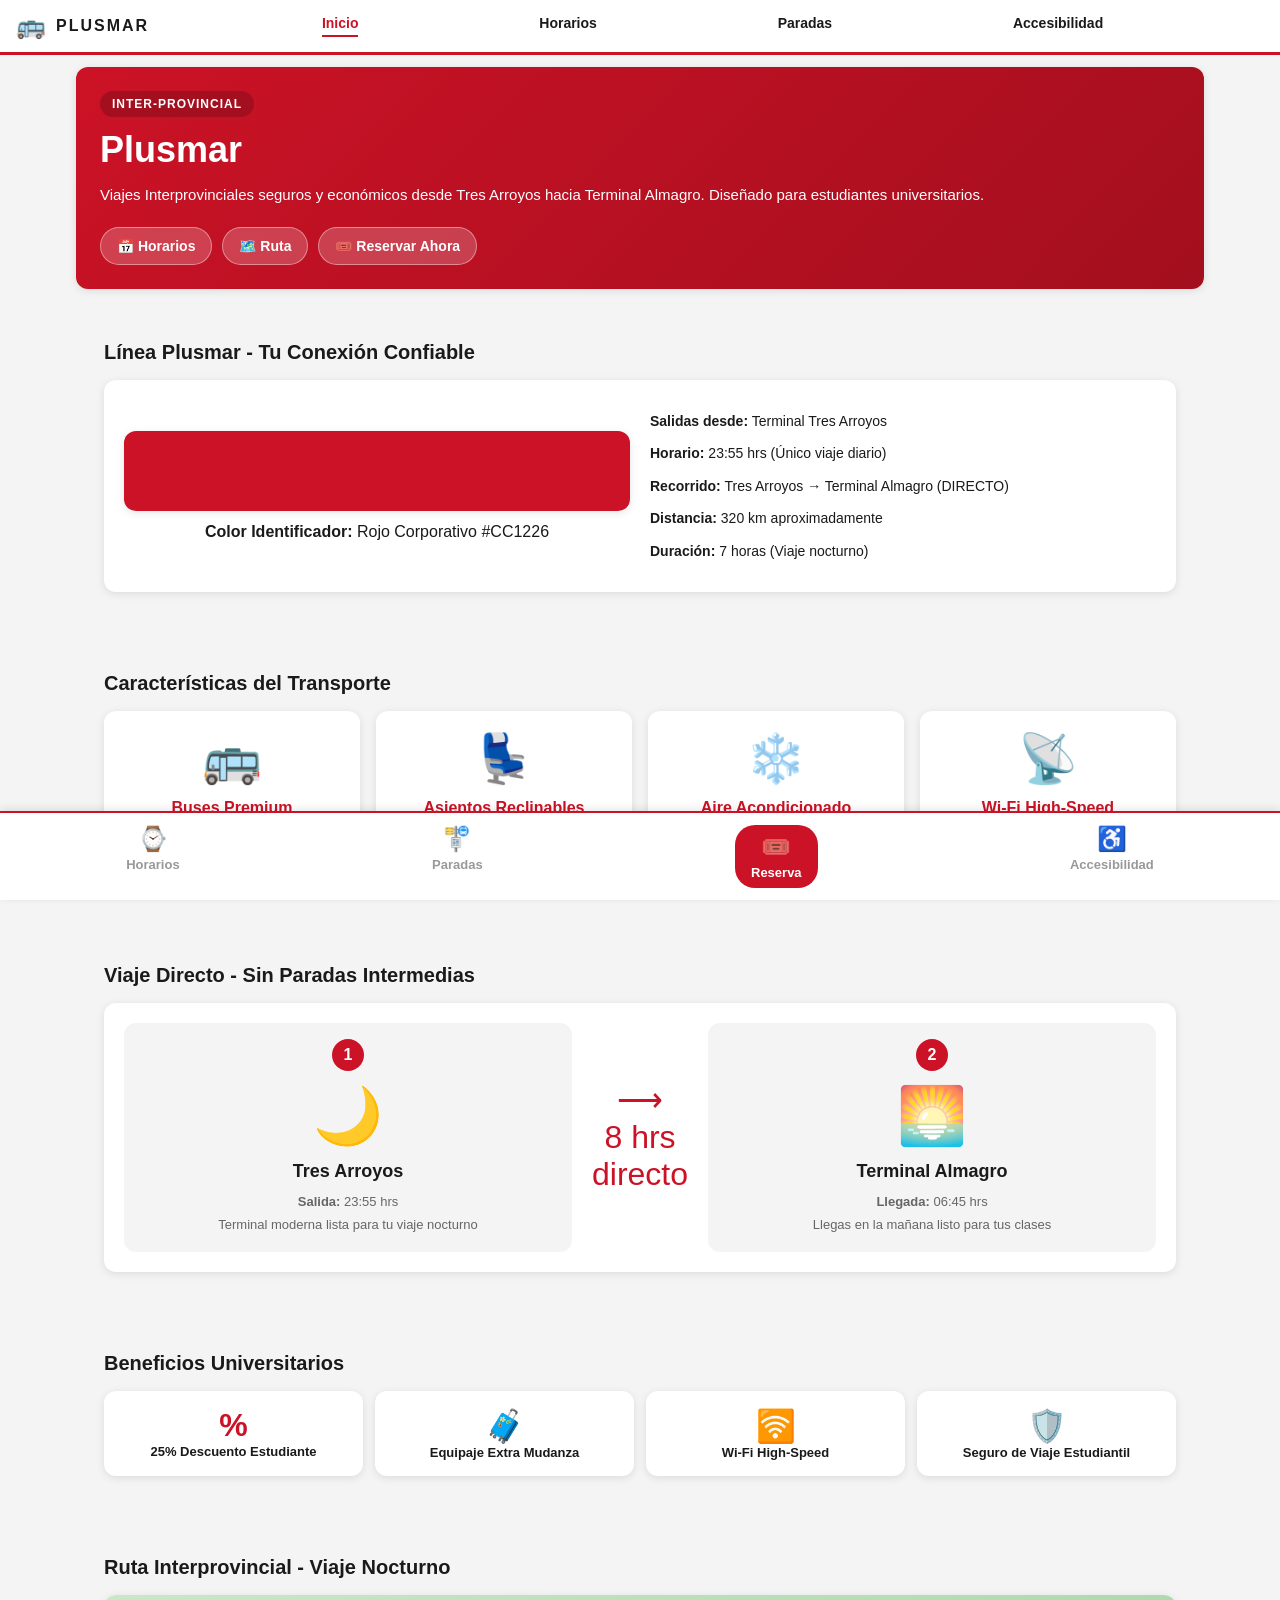
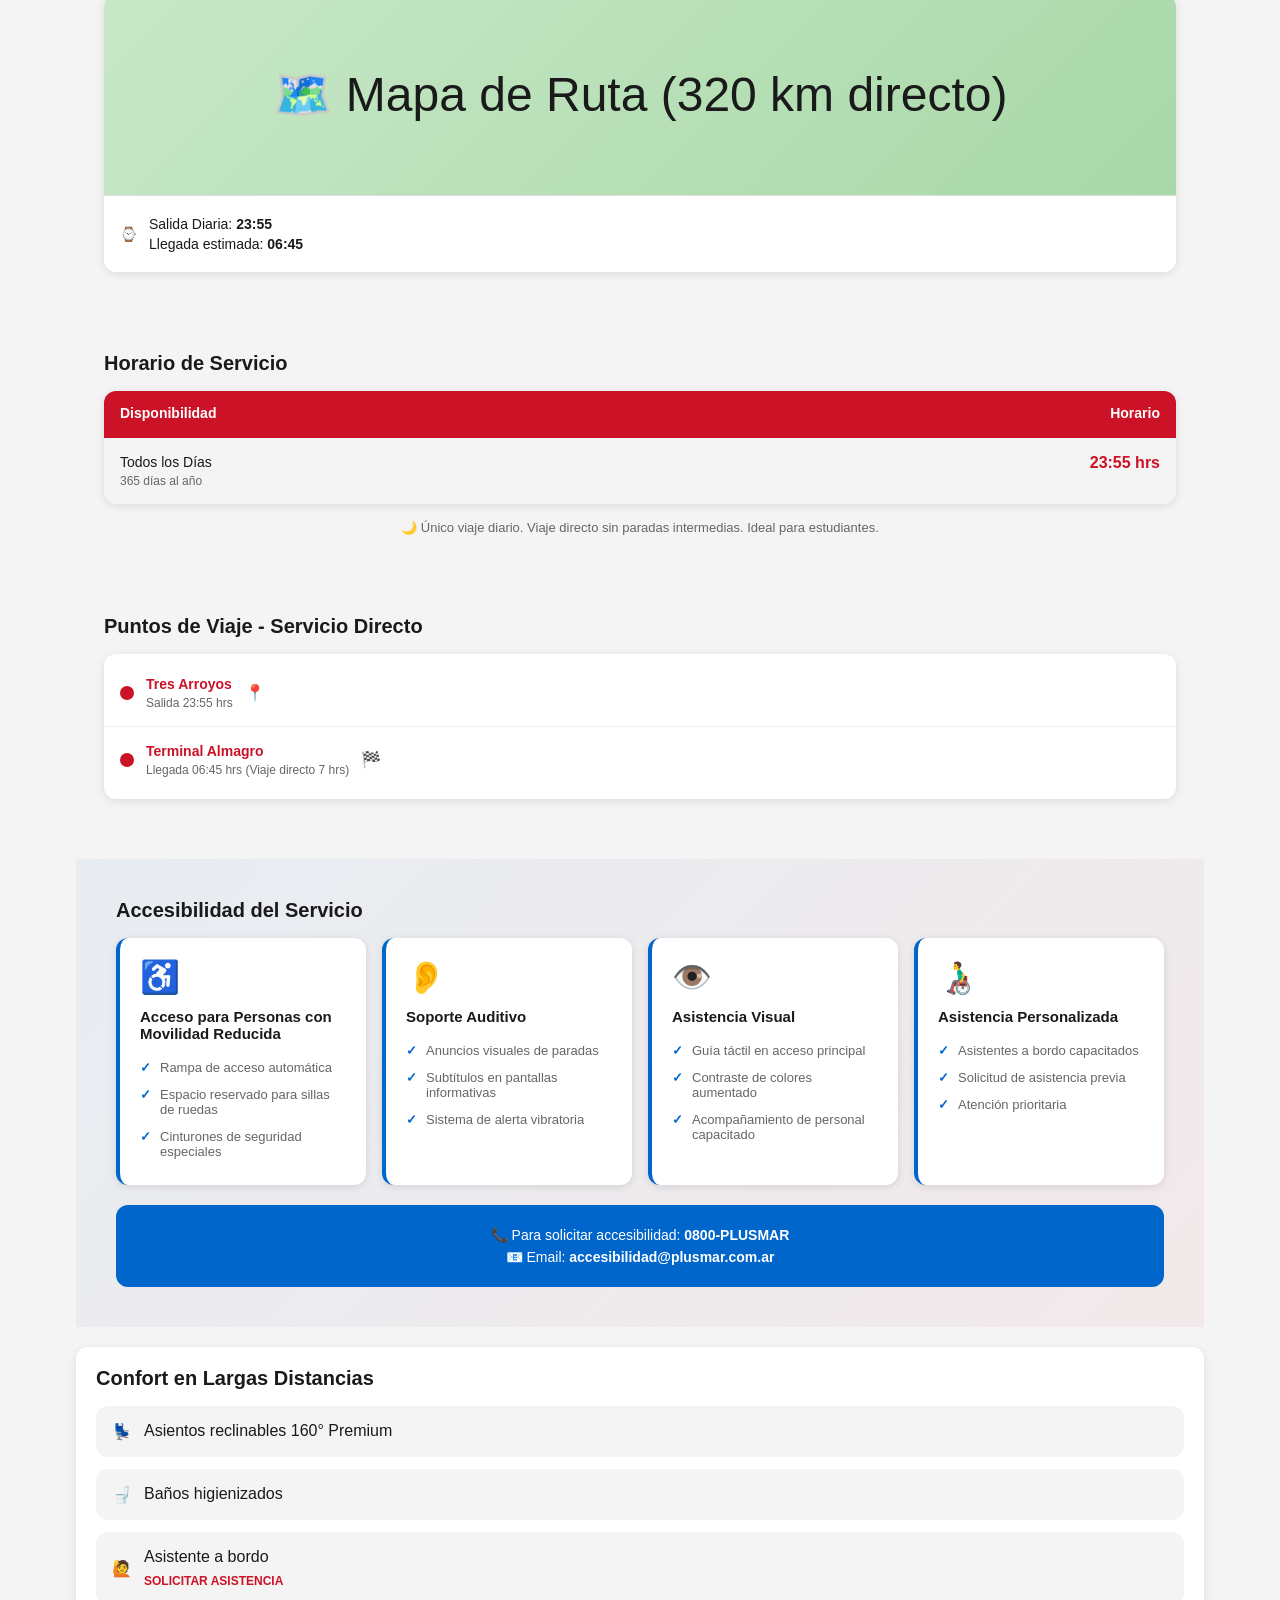
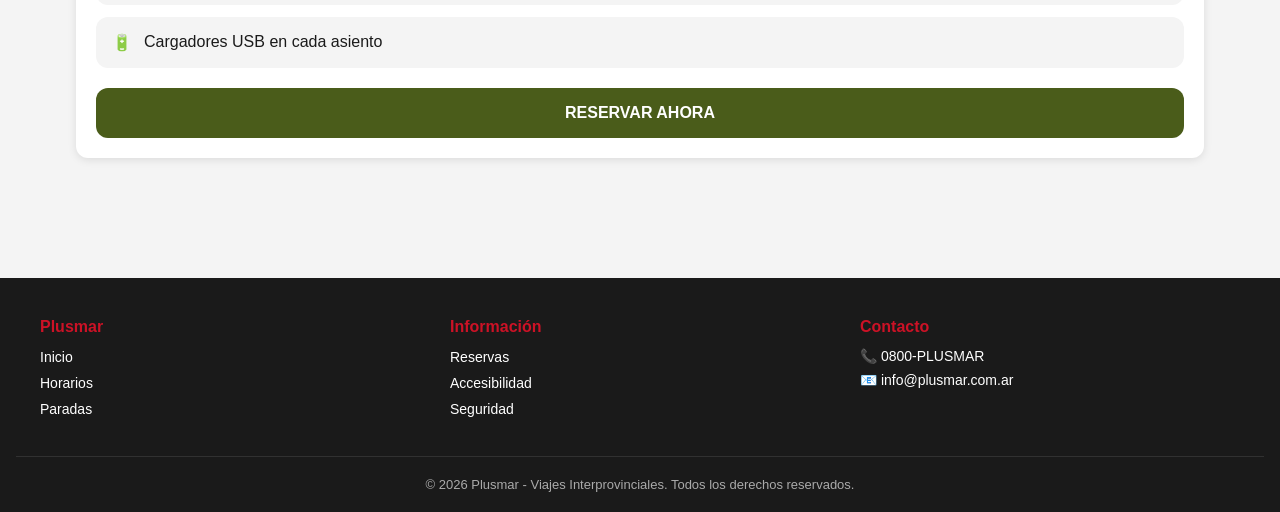
<file: index.html>
<!DOCTYPE html>
<html lang="es">
<head>
  <meta charset="UTF-8" />
  <meta name="viewport" content="width=device-width, initial-scale=1.0" />
  <meta name="description" content="Plusmar - Viajes Interprovinciales seguros y económicos para estudiantes">
  <title>Plusmar – Viajes Interprovinciales</title>
  <link rel="stylesheet" href="styles.css" />
</head>
<body>
 
  <!-- ===== HEADER MEJORADO ===== -->
  <header class="header" role="banner">
    <div class="header__logo">
      <span class="logo-icon">🚌</span>
      <span class="logo-text">PLUSMAR</span>
    </div>
    <nav class="header__nav" role="navigation" aria-label="Navegación principal">
      <a href="index.html" class="header__nav-link active">Inicio</a>
      <a href="horarios.html" class="header__nav-link">Horarios</a>
      <a href="paradas.html" class="header__nav-link">Paradas</a>
      <a href="accesibilidad.html" class="header__nav-link">Accesibilidad</a>
    </nav>
  </header>
 
  <!-- ===== CONTENIDO PRINCIPAL ===== -->
  <main role="main">
 
    <!-- HERO -->
    <section class="hero-card" aria-label="Presentación de Plusmar">
      <span class="badge">INTER-PROVINCIAL</span>
      <h1 class="title">Plusmar</h1>
      <p class="text">
        Viajes Interprovinciales seguros y económicos desde Tres Arroyos hacia Terminal Almagro. Diseñado para estudiantes universitarios.
      </p>
      <div class="routes">
        <a href="horarios.html" class="btn">📅 Horarios</a>
        <a href="paradas.html" class="btn">🗺️ Ruta</a>
        <a href="reserva.html" class="btn wide">🎟️ Reservar Ahora</a>
      </div>
    </section>

    <!-- IDENTIDAD VISUAL DE LA LÍNEA -->
    <section class="section" aria-labelledby="linea-title">
      <h2 class="section__title" id="linea-title">Línea Plusmar - Tu Conexión Confiable</h2>
      <div class="brand-card">
        <div class="brand-color">
          <div class="color-display" style="background: #CC1226;"></div>
          <p><strong>Color Identificador:</strong> Rojo Corporativo #CC1226</p>
        </div>
        <div class="brand-info">
          <p><strong>Salidas desde:</strong> Terminal Tres Arroyos</p>
          <p><strong>Horario:</strong> 23:55 hrs (Único viaje diario)</p>
          <p><strong>Recorrido:</strong> Tres Arroyos → Terminal Almagro (DIRECTO)</p>
          <p><strong>Distancia:</strong> 320 km aproximadamente</p>
          <p><strong>Duración:</strong> 7 horas (Viaje nocturno)</p>
        </div>
      </div>
    </section>

    <!-- IMÁGENES CARACTERÍSTICAS DEL TRANSPORTE -->
    <section class="section" aria-labelledby="transporte-title">
      <h2 class="section__title" id="transporte-title">Características del Transporte</h2>
      <div class="gallery">
        <div class="gallery-item">
          <div class="image-placeholder">🚌</div>
          <h3>Buses Premium</h3>
          <p>Flota moderna y bien mantenida con tecnología de última generación</p>
        </div>
        <div class="gallery-item">
          <div class="image-placeholder">💺</div>
          <h3>Asientos Reclinables</h3>
          <p>Reclinación de 160° para mayor comodidad en viajes largos</p>
        </div>
        <div class="gallery-item">
          <div class="image-placeholder">❄️</div>
          <h3>Aire Acondicionado</h3>
          <p>Climatización automática independiente por sectores</p>
        </div>
        <div class="gallery-item">
          <div class="image-placeholder">📡</div>
          <h3>Wi-Fi High-Speed</h3>
          <p>Conexión a internet de alta velocidad durante todo el viaje</p>
        </div>
      </div>
    </section>

    <!-- PUNTOS DEL RECORRIDO CON IMÁGENES -->
    <section class="section" aria-labelledby="recorrido-title">
      <h2 class="section__title" id="recorrido-title">Viaje Directo - Sin Paradas Intermedias</h2>
      <div class="journey-card">
        <div class="journey-stop">
          <div class="stop-number">1</div>
          <div class="image-placeholder-large">🌙</div>
          <h3>Tres Arroyos</h3>
          <p><strong>Salida:</strong> 23:55 hrs</p>
          <p>Terminal moderna lista para tu viaje nocturno</p>
        </div>
        <div class="journey-arrow">⟶<br/>8 hrs<br/>directo</div>
        <div class="journey-stop">
          <div class="stop-number">2</div>
          <div class="image-placeholder-large">🌅</div>
          <h3>Terminal Almagro</h3>
          <p><strong>Llegada:</strong> 06:45 hrs</p>
          <p>Llegas en la mañana listo para tus clases</p>
        </div>
      </div>
    </section>
 
    <!-- BENEFICIOS -->
    <section class="section" aria-labelledby="beneficios-title">
      <h2 class="section__title" id="beneficios-title">Beneficios Universitarios</h2>
      <div class="grid">
        <div class="card">
          <span class="icon">%</span>
          <p class="label">25% Descuento Estudiante</p>
        </div>
        <div class="card">
          <span class="icon">🧳</span>
          <p class="label">Equipaje Extra Mudanza</p>
        </div>
        <div class="card">
          <span class="icon">🛜</span>
          <p class="label">Wi-Fi High-Speed</p>
        </div>
        <div class="card">
          <span class="icon">🛡️</span>
          <p class="label">Seguro de Viaje Estudiantil</p>
        </div>
      </div>
    </section>
 
    <!-- MAPA -->
    <section class="section" aria-labelledby="mapa-title">
      <h2 class="section__title" id="mapa-title">Ruta Interprovincial - Viaje Nocturno</h2>
      <div class="map-card">
        <div class="map">
          <div class="map-placeholder">🗺️ Mapa de Ruta (320 km directo)</div>
        </div>
        <div class="info">
          <span>⌚</span>
          <div>
            <p>Salida Diaria: <strong>23:55</strong></p>
            <p>Llegada estimada: <strong>06:45</strong></p>
          </div>
        </div>
      </div>
    </section>
 
    <!-- FRECUENCIAS -->
    <section class="section" aria-labelledby="frecuencias-title">
      <h2 class="section__title" id="frecuencias-title">Horario de Servicio</h2>
      <div class="table">
        <div class="header">
          <span>Disponibilidad</span>
          <span>Horario</span>
        </div>
        <div class="row">
          <div>
            <p>Todos los Días</p>
            <p class="sub">365 días al año</p>
          </div>
          <span class="count" style="font-size: 16px; font-weight: 700;">23:55 hrs</span>
        </div>
      </div>
      <p style="text-align: center; font-size: 13px; color: var(--color-sub); margin-top: 16px;">
        🌙 Único viaje diario. Viaje directo sin paradas intermedias. Ideal para estudiantes.
      </p>
    </section>
 
    <!-- PARADAS -->
    <section class="section" aria-labelledby="paradas-title">
      <h2 class="section__title" id="paradas-title">Puntos de Viaje - Servicio Directo</h2>
      <div class="list">
        <div class="item">
          <span class="dot red" aria-label="Punto de partida"></span>
          <div>
            <p class="name red">Tres Arroyos</p>
            <p class="sub">Salida 23:55 hrs</p>
          </div>
          <span>📍</span>
        </div>
        <div class="item">
          <span class="dot red" aria-label="Punto de destino"></span>
          <div>
            <p class="name red">Terminal Almagro</p>
            <p class="sub">Llegada 06:45 hrs (Viaje directo 7 hrs)</p>
          </div>
          <span>🏁</span>
        </div>
      </div>
    </section>

    <!-- ACCESIBILIDAD DEL SERVICIO -->
    <section class="section accessibility-section" aria-labelledby="accesibilidad-title">
      <h2 class="section__title" id="accesibilidad-title">Accesibilidad del Servicio</h2>
      <div class="accessibility-grid">
        <div class="accessibility-card">
          <span class="access-icon">♿</span>
          <h3>Acceso para Personas con Movilidad Reducida</h3>
          <ul>
            <li>Rampa de acceso automática</li>
            <li>Espacio reservado para sillas de ruedas</li>
            <li>Cinturones de seguridad especiales</li>
          </ul>
        </div>
        <div class="accessibility-card">
          <span class="access-icon">👂</span>
          <h3>Soporte Auditivo</h3>
          <ul>
            <li>Anuncios visuales de paradas</li>
            <li>Subtítulos en pantallas informativas</li>
            <li>Sistema de alerta vibratoria</li>
          </ul>
        </div>
        <div class="accessibility-card">
          <span class="access-icon">👁️</span>
          <h3>Asistencia Visual</h3>
          <ul>
            <li>Guía táctil en acceso principal</li>
            <li>Contraste de colores aumentado</li>
            <li>Acompañamiento de personal capacitado</li>
          </ul>
        </div>
        <div class="accessibility-card">
          <span class="access-icon">👨‍🦽</span>
          <h3>Asistencia Personalizada</h3>
          <ul>
            <li>Asistentes a bordo capacitados</li>
            <li>Solicitud de asistencia previa</li>
            <li>Atención prioritaria</li>
          </ul>
        </div>
      </div>
      <div class="accessibility-contact">
        <p>📞 Para solicitar accesibilidad: <strong>0800-PLUSMAR</strong></p>
        <p>📧 Email: <strong>accesibilidad@plusmar.com.ar</strong></p>
      </div>
    </section>
 
    <!-- CONFORT -->
    <section class="comfort" aria-labelledby="confort-title">
      <h2 class="section__title" id="confort-title">Confort en Largas Distancias</h2>
      <div class="list">
        <div class="item">
          <span>💺</span>
          <p>Asientos reclinables 160° Premium</p>
        </div>
        <div class="item">
          <span>🚽</span>
          <p>Baños higienizados</p>
        </div>
        <div class="item">
          <span>🙋</span>
          <div>
            <p>Asistente a bordo</p>
            <a href="accesibilidad.html" class="link">SOLICITAR ASISTENCIA</a>
          </div>
        </div>
        <div class="item">
          <span>🔋</span>
          <p>Cargadores USB en cada asiento</p>
        </div>
      </div>
      <a href="reserva.html" class="cta-btn">RESERVAR AHORA</a>
    </section>
 
  </main>
 
  <!-- NAV INFERIOR MEJORADA -->
  <nav class="bottom-nav" role="navigation" aria-label="Navegación secundaria">
    <a href="horarios.html" class="nav-item" aria-label="Ver horarios">
      <span>⌚</span>
      <span>Horarios</span>
    </a>
    <a href="paradas.html" class="nav-item" aria-label="Ver paradas">
      <span>🚏</span>
      <span>Paradas</span>
    </a>
    <a href="reserva.html" class="nav-item active" aria-label="Realizar reserva" aria-current="page">
      <span>🎟️</span>
      <span>Reserva</span>
    </a>
    <a href="accesibilidad.html" class="nav-item" aria-label="Información de accesibilidad">
      <span>♿</span>
      <span>Accesibilidad</span>
    </a>
  </nav>

  <!-- FOOTER -->
  <footer class="footer" role="contentinfo">
    <div class="footer__content">
      <div class="footer__section">
        <h4>Plusmar</h4>
        <ul>
          <li><a href="index.html">Inicio</a></li>
          <li><a href="horarios.html">Horarios</a></li>
          <li><a href="paradas.html">Paradas</a></li>
        </ul>
      </div>
      <div class="footer__section">
        <h4>Información</h4>
        <ul>
          <li><a href="reserva.html">Reservas</a></li>
          <li><a href="accesibilidad.html">Accesibilidad</a></li>
          <li><a href="seguridad.html">Seguridad</a></li>
        </ul>
      </div>
      <div class="footer__section">
        <h4>Contacto</h4>
        <p>📞 0800-PLUSMAR</p>
        <p>📧 info@plusmar.com.ar</p>
      </div>
    </div>
    <div class="footer__bottom">
      <p>&copy; 2026 Plusmar - Viajes Interprovinciales. Todos los derechos reservados.</p>
    </div>
  </footer>
 
</body>
</html>
</file>
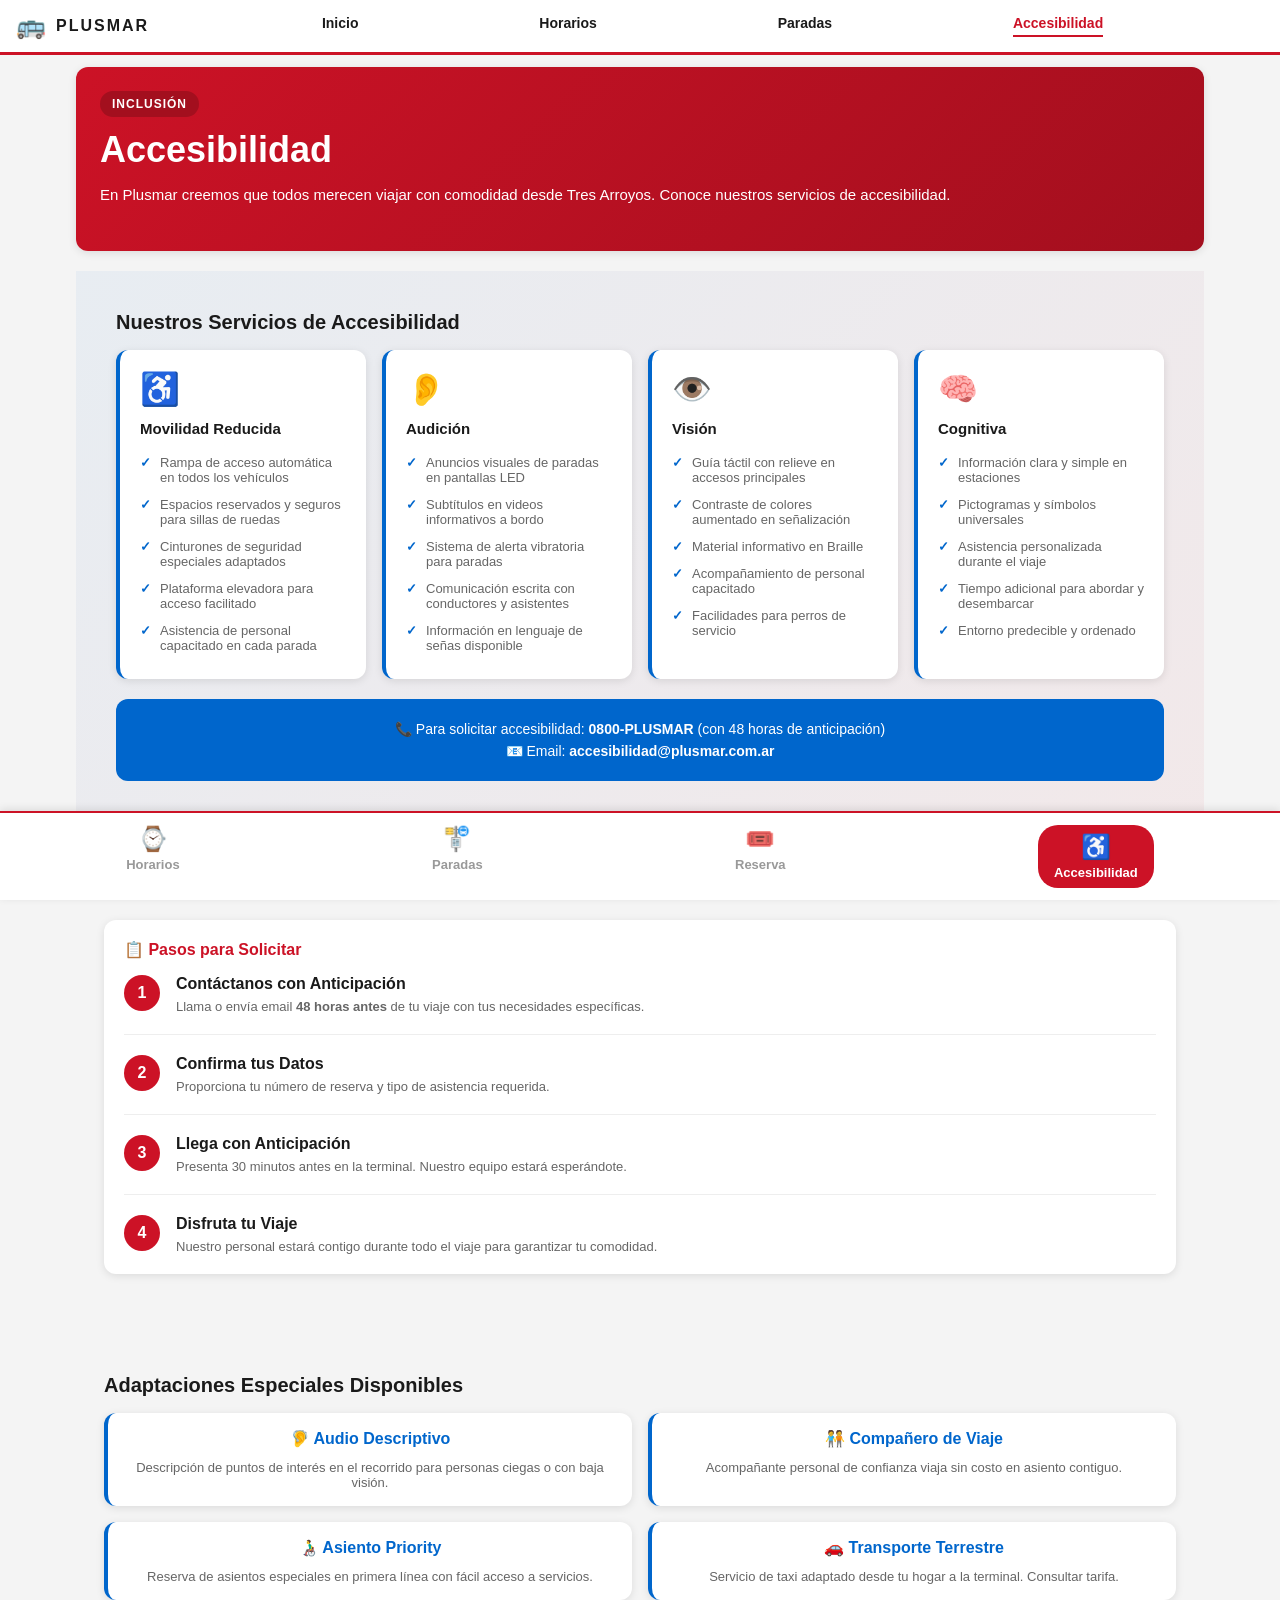
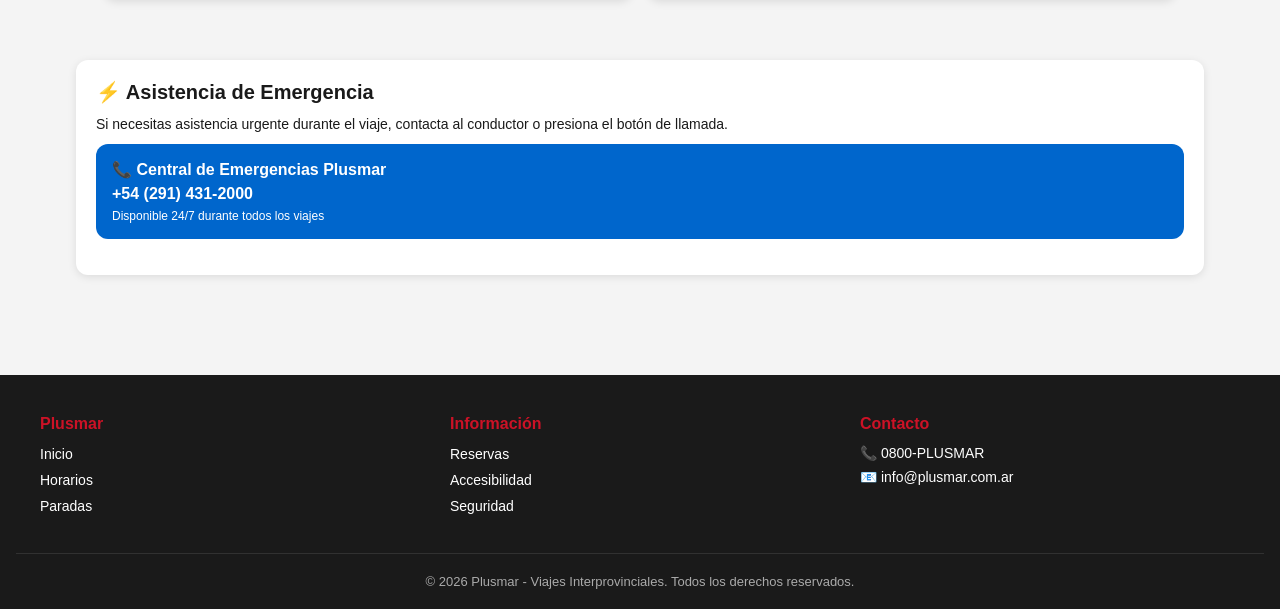
<file: accesibilidad.html>
<!DOCTYPE html>
<html lang="es">
<head>
  <meta charset="UTF-8" />
  <meta name="viewport" content="width=device-width, initial-scale=1.0" />
  <meta name="description" content="Accesibilidad - Plusmar">
  <title>Accesibilidad - Plusmar</title>
  <link rel="stylesheet" href="styles.css" />
</head>
<body>
 
  <!-- ===== HEADER ===== -->
  <header class="header" role="banner">
    <div class="header__logo">
      <span class="logo-icon">🚌</span>
      <span class="logo-text">PLUSMAR</span>
    </div>
    <nav class="header__nav" role="navigation" aria-label="Navegación principal">
      <a href="index.html" class="header__nav-link">Inicio</a>
      <a href="horarios.html" class="header__nav-link">Horarios</a>
      <a href="paradas.html" class="header__nav-link">Paradas</a>
      <a href="accesibilidad.html" class="header__nav-link active">Accesibilidad</a>
    </nav>
  </header>
 
  <!-- ===== CONTENIDO PRINCIPAL ===== -->
  <main role="main">
 
    <!-- HERO -->
    <section class="hero-card" aria-label="Accesibilidad en Plusmar">
      <span class="badge">INCLUSIÓN</span>
      <h1 class="title">Accesibilidad</h1>
      <p class="text">
        En Plusmar creemos que todos merecen viajar con comodidad desde Tres Arroyos. Conoce nuestros servicios de accesibilidad.
      </p>
    </section>

    <!-- ACCESIBILIDAD COMPLETA -->
    <section class="section accessibility-section">
      <h2 class="section__title">Nuestros Servicios de Accesibilidad</h2>
      <div class="accessibility-grid">
        <div class="accessibility-card">
          <span class="access-icon">♿</span>
          <h3>Movilidad Reducida</h3>
          <ul>
            <li>Rampa de acceso automática en todos los vehículos</li>
            <li>Espacios reservados y seguros para sillas de ruedas</li>
            <li>Cinturones de seguridad especiales adaptados</li>
            <li>Plataforma elevadora para acceso facilitado</li>
            <li>Asistencia de personal capacitado en cada parada</li>
          </ul>
        </div>
        <div class="accessibility-card">
          <span class="access-icon">👂</span>
          <h3>Audición</h3>
          <ul>
            <li>Anuncios visuales de paradas en pantallas LED</li>
            <li>Subtítulos en videos informativos a bordo</li>
            <li>Sistema de alerta vibratoria para paradas</li>
            <li>Comunicación escrita con conductores y asistentes</li>
            <li>Información en lenguaje de señas disponible</li>
          </ul>
        </div>
        <div class="accessibility-card">
          <span class="access-icon">👁️</span>
          <h3>Visión</h3>
          <ul>
            <li>Guía táctil con relieve en accesos principales</li>
            <li>Contraste de colores aumentado en señalización</li>
            <li>Material informativo en Braille</li>
            <li>Acompañamiento de personal capacitado</li>
            <li>Facilidades para perros de servicio</li>
          </ul>
        </div>
        <div class="accessibility-card">
          <span class="access-icon">🧠</span>
          <h3>Cognitiva</h3>
          <ul>
            <li>Información clara y simple en estaciones</li>
            <li>Pictogramas y símbolos universales</li>
            <li>Asistencia personalizada durante el viaje</li>
            <li>Tiempo adicional para abordar y desembarcar</li>
            <li>Entorno predecible y ordenado</li>
          </ul>
        </div>
      </div>
      <div class="accessibility-contact">
        <p>📞 Para solicitar accesibilidad: <strong>0800-PLUSMAR</strong> (con 48 horas de anticipación)</p>
        <p>📧 Email: <strong>accesibilidad@plusmar.com.ar</strong></p>
      </div>
    </section>

    <!-- CÓMO SOLICITAR ASISTENCIA -->
    <section class="section" aria-labelledby="solicitud-title">
      <h2 class="section__title" id="solicitud-title">Cómo Solicitar Asistencia</h2>
      
      <div style="background: var(--color-white); padding: 20px; border-radius: 12px; box-shadow: 0 2px 8px rgba(0,0,0,0.1); margin-bottom: 20px;">
        <h3 style="font-size: 16px; font-weight: 700; margin-bottom: 16px; color: var(--color-main);">📋 Pasos para Solicitar</h3>
        
        <div style="margin-bottom: 20px; padding-bottom: 20px; border-bottom: 1px solid #eee;">
          <div style="display: flex; gap: 16px; align-items: flex-start;">
            <div style="background: var(--color-main); color: white; width: 36px; height: 36px; border-radius: 50%; display: flex; align-items: center; justify-content: center; font-weight: 900; flex-shrink: 0;">1</div>
            <div>
              <h4 style="font-weight: 700; margin-bottom: 6px;">Contáctanos con Anticipación</h4>
              <p style="font-size: 13px; color: var(--color-sub);">
                Llama o envía email <strong>48 horas antes</strong> de tu viaje con tus necesidades específicas.
              </p>
            </div>
          </div>
        </div>

        <div style="margin-bottom: 20px; padding-bottom: 20px; border-bottom: 1px solid #eee;">
          <div style="display: flex; gap: 16px; align-items: flex-start;">
            <div style="background: var(--color-main); color: white; width: 36px; height: 36px; border-radius: 50%; display: flex; align-items: center; justify-content: center; font-weight: 900; flex-shrink: 0;">2</div>
            <div>
              <h4 style="font-weight: 700; margin-bottom: 6px;">Confirma tus Datos</h4>
              <p style="font-size: 13px; color: var(--color-sub);">
                Proporciona tu número de reserva y tipo de asistencia requerida.
              </p>
            </div>
          </div>
        </div>

        <div style="margin-bottom: 20px; padding-bottom: 20px; border-bottom: 1px solid #eee;">
          <div style="display: flex; gap: 16px; align-items: flex-start;">
            <div style="background: var(--color-main); color: white; width: 36px; height: 36px; border-radius: 50%; display: flex; align-items: center; justify-content: center; font-weight: 900; flex-shrink: 0;">3</div>
            <div>
              <h4 style="font-weight: 700; margin-bottom: 6px;">Llega con Anticipación</h4>
              <p style="font-size: 13px; color: var(--color-sub);">
                Presenta 30 minutos antes en la terminal. Nuestro equipo estará esperándote.
              </p>
            </div>
          </div>
        </div>

        <div style="display: flex; gap: 16px; align-items: flex-start;">
          <div style="background: var(--color-main); color: white; width: 36px; height: 36px; border-radius: 50%; display: flex; align-items: center; justify-content: center; font-weight: 900; flex-shrink: 0;">4</div>
          <div>
            <h4 style="font-weight: 700; margin-bottom: 6px;">Disfruta tu Viaje</h4>
            <p style="font-size: 13px; color: var(--color-sub);">
              Nuestro personal estará contigo durante todo el viaje para garantizar tu comodidad.
            </p>
          </div>
        </div>
      </div>
    </section>

    <!-- ADAPTACIONES DISPONIBLES -->
    <section class="section" aria-labelledby="adaptaciones-title">
      <h2 class="section__title" id="adaptaciones-title">Adaptaciones Especiales Disponibles</h2>
      
      <div class="grid" style="display: grid; grid-template-columns: 1fr 1fr; gap: 16px;">
        <div class="card" style="border-left: 4px solid var(--color-access);">
          <h3 style="font-size: 16px; font-weight: 700; margin-bottom: 12px; color: var(--color-access);">🦻 Audio Descriptivo</h3>
          <p style="font-size: 13px; color: var(--color-sub);">
            Descripción de puntos de interés en el recorrido para personas ciegas o con baja visión.
          </p>
        </div>
        <div class="card" style="border-left: 4px solid var(--color-access);">
          <h3 style="font-size: 16px; font-weight: 700; margin-bottom: 12px; color: var(--color-access);">🧑‍🤝‍🧑 Compañero de Viaje</h3>
          <p style="font-size: 13px; color: var(--color-sub);">
            Acompañante personal de confianza viaja sin costo en asiento contiguo.
          </p>
        </div>
        <div class="card" style="border-left: 4px solid var(--color-access);">
          <h3 style="font-size: 16px; font-weight: 700; margin-bottom: 12px; color: var(--color-access);">👨‍🦽 Asiento Priority</h3>
          <p style="font-size: 13px; color: var(--color-sub);">
            Reserva de asientos especiales en primera línea con fácil acceso a servicios.
          </p>
        </div>
        <div class="card" style="border-left: 4px solid var(--color-access);">
          <h3 style="font-size: 16px; font-weight: 700; margin-bottom: 12px; color: var(--color-access);">🚗 Transporte Terrestre</h3>
          <p style="font-size: 13px; color: var(--color-sub);">
            Servicio de taxi adaptado desde tu hogar a la terminal. Consultar tarifa.
          </p>
        </div>
      </div>
    </section>

    <!-- CONTACTO URGENTE -->
    <section class="comfort" style="margin: 20px 12px;">
      <h2 class="section__title" style="margin-bottom: 12px;">⚡ Asistencia de Emergencia</h2>
      <p style="font-size: 14px; margin-bottom: 12px;">
        Si necesitas asistencia urgente durante el viaje, contacta al conductor o presiona el botón de llamada.
      </p>
      <div style="background: var(--color-access); color: white; padding: 16px; border-radius: 12px; margin-bottom: 16px;">
        <p style="font-weight: 700; margin-bottom: 6px;">📞 Central de Emergencias Plusmar</p>
        <p style="font-size: 16px; font-weight: 900;">+54 (291) 431-2000</p>
        <p style="font-size: 12px; margin-top: 6px;">Disponible 24/7 durante todos los viajes</p>
      </div>
    </section>

  </main>
 
  <!-- NAV INFERIOR -->
  <nav class="bottom-nav" role="navigation" aria-label="Navegación secundaria">
    <a href="horarios.html" class="nav-item">
      <span>⌚</span>
      <span>Horarios</span>
    </a>
    <a href="paradas.html" class="nav-item">
      <span>🚏</span>
      <span>Paradas</span>
    </a>
    <a href="reserva.html" class="nav-item">
      <span>🎟️</span>
      <span>Reserva</span>
    </a>
    <a href="accesibilidad.html" class="nav-item active" aria-current="page">
      <span>♿</span>
      <span>Accesibilidad</span>
    </a>
  </nav>

  <!-- FOOTER -->
  <footer class="footer" role="contentinfo">
    <div class="footer__content">
      <div class="footer__section">
        <h4>Plusmar</h4>
        <ul>
          <li><a href="index.html">Inicio</a></li>
          <li><a href="horarios.html">Horarios</a></li>
          <li><a href="paradas.html">Paradas</a></li>
        </ul>
      </div>
      <div class="footer__section">
        <h4>Información</h4>
        <ul>
          <li><a href="reserva.html">Reservas</a></li>
          <li><a href="accesibilidad.html">Accesibilidad</a></li>
          <li><a href="seguridad.html">Seguridad</a></li>
        </ul>
      </div>
      <div class="footer__section">
        <h4>Contacto</h4>
        <p>📞 0800-PLUSMAR</p>
        <p>📧 info@plusmar.com.ar</p>
      </div>
    </div>
    <div class="footer__bottom">
      <p>&copy; 2026 Plusmar - Viajes Interprovinciales. Todos los derechos reservados.</p>
    </div>
  </footer>
 
</body>
</html>
</file>
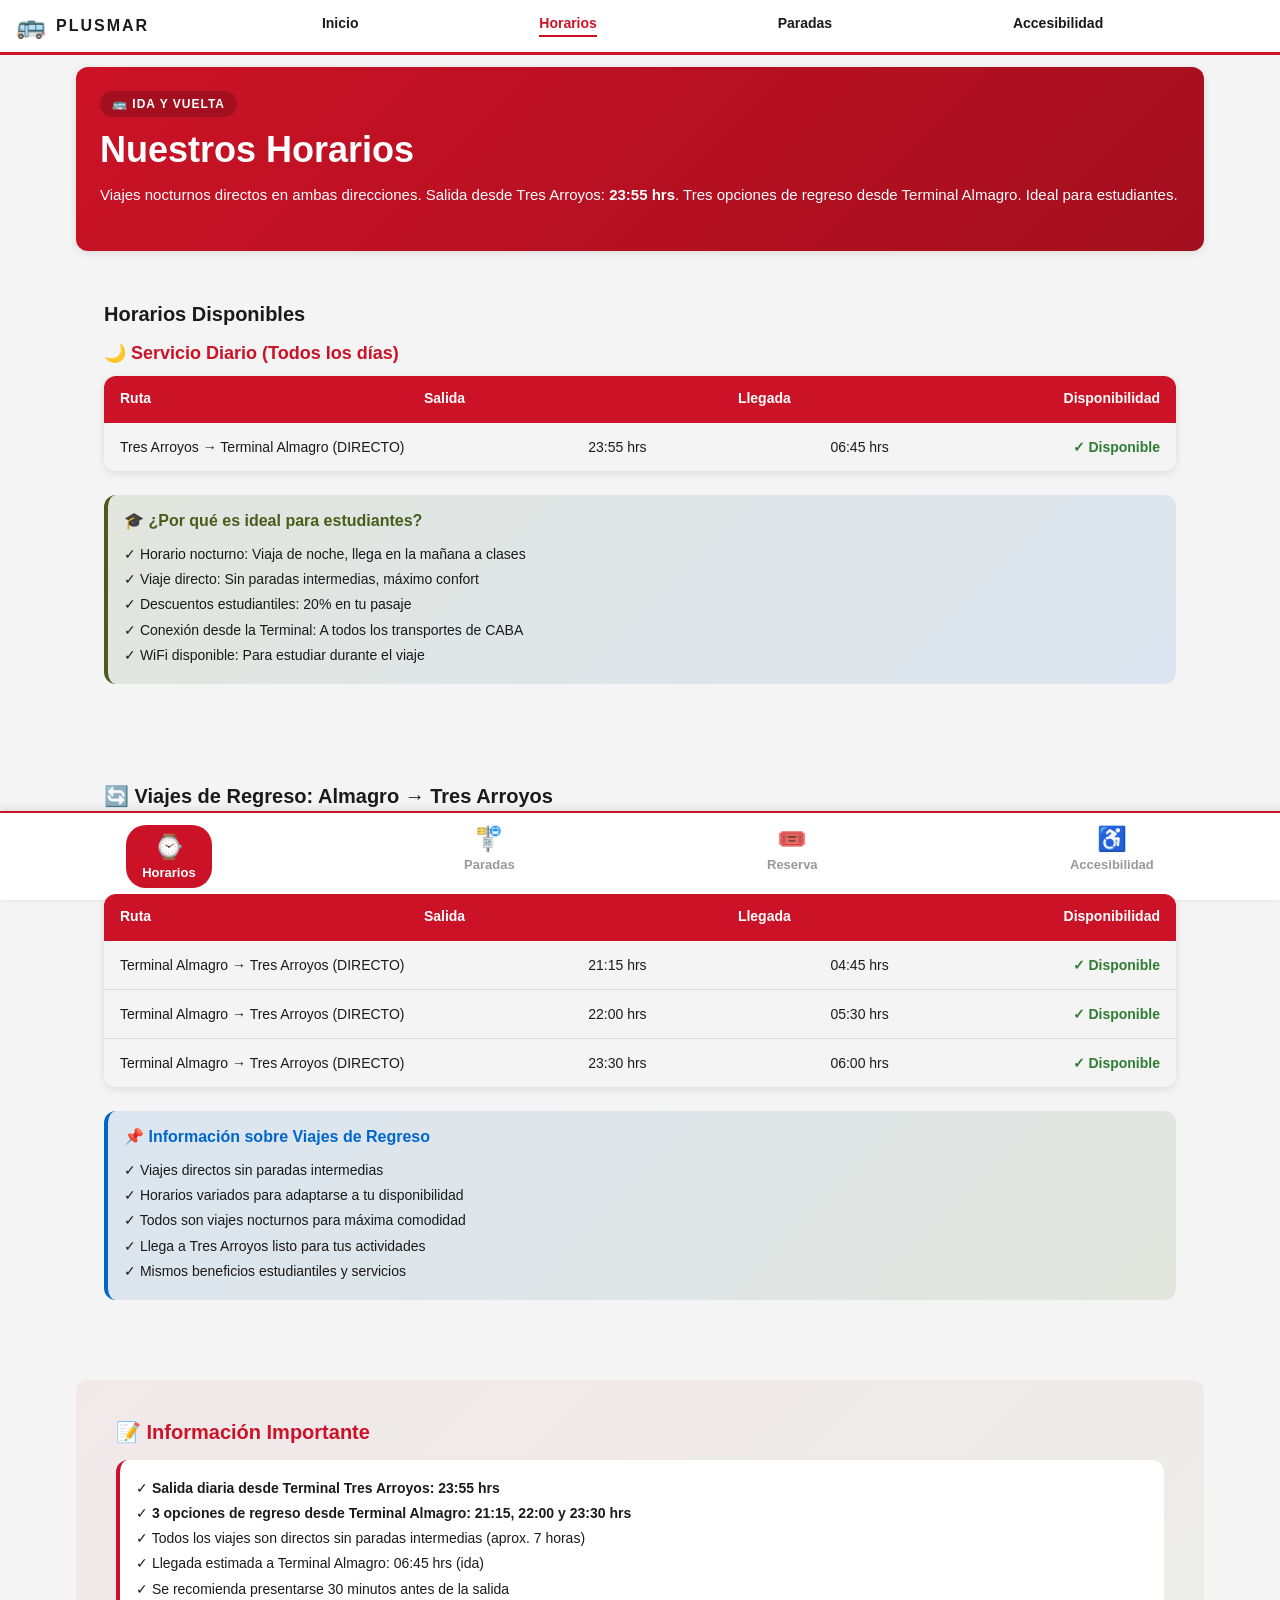
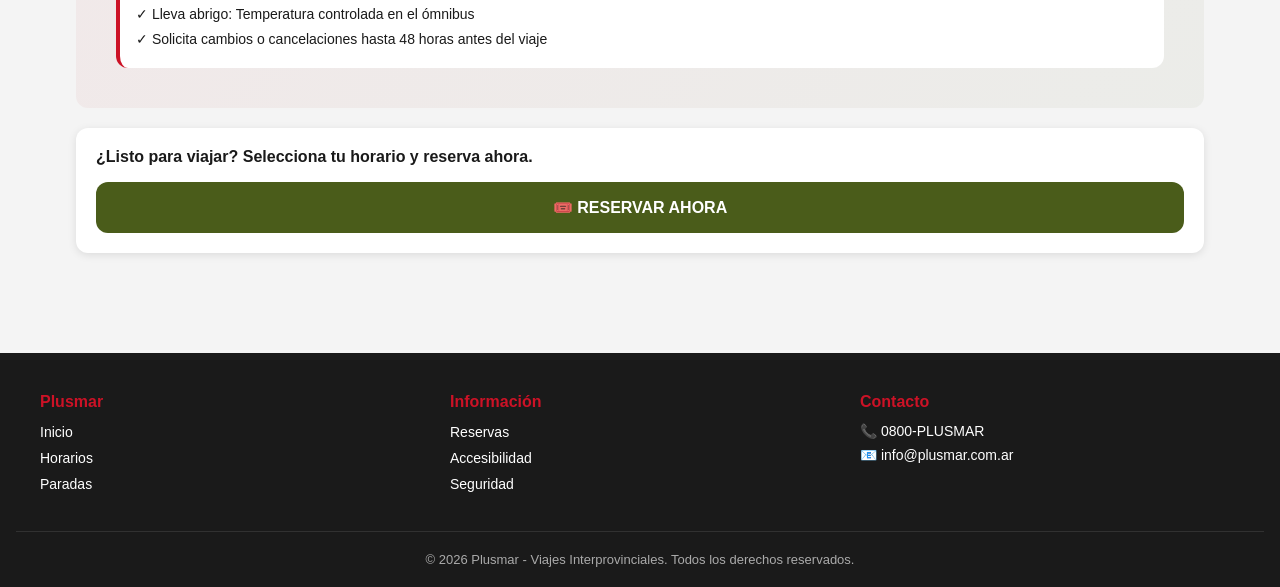
<file: horarios.html>
<!DOCTYPE html>
<html lang="es">
<head>
  <meta charset="UTF-8" />
  <meta name="viewport" content="width=device-width, initial-scale=1.0" />
  <meta name="description" content="Horarios de salida - Plusmar">
  <title>Horarios - Plusmar</title>
  <link rel="stylesheet" href="styles.css" />
</head>
<body>
 
  <!-- ===== HEADER ===== -->
  <header class="header" role="banner">
    <div class="header__logo">
      <span class="logo-icon">🚌</span>
      <span class="logo-text">PLUSMAR</span>
    </div>
    <nav class="header__nav" role="navigation" aria-label="Navegación principal">
      <a href="index.html" class="header__nav-link">Inicio</a>
      <a href="horarios.html" class="header__nav-link active">Horarios</a>
      <a href="paradas.html" class="header__nav-link">Paradas</a>
      <a href="accesibilidad.html" class="header__nav-link">Accesibilidad</a>
    </nav>
  </header>
 
  <!-- ===== CONTENIDO PRINCIPAL ===== -->
  <main role="main">
 
    <!-- HERO -->
    <section class="hero-card" aria-label="Horarios Plusmar">
      <span class="badge">🚌 IDA Y VUELTA</span>
      <h1 class="title">Nuestros Horarios</h1>
      <p class="text">
        Viajes nocturnos directos en ambas direcciones. Salida desde Tres Arroyos: <strong>23:55 hrs</strong>. Tres opciones de regreso desde Terminal Almagro. Ideal para estudiantes.
      </p>
    </section>

    <!-- HORARIOS SEMANALES -->
    <section class="section" aria-labelledby="horarios-title">
      <h2 class="section__title" id="horarios-title">Horarios Disponibles</h2>
      
      <!-- ÚNICO HORARIO -->
      <div style="margin-bottom: 24px;">
        <h3 style="font-size: 18px; margin: 16px 0 12px; color: var(--color-main); font-weight: 700;">
          🌙 Servicio Diario (Todos los días)
        </h3>
        <div class="table">
          <div class="header">
            <span>Ruta</span>
            <span>Salida</span>
            <span>Llegada</span>
            <span>Disponibilidad</span>
          </div>
          <div class="row">
            <div><p>Tres Arroyos → Terminal Almagro (DIRECTO)</p></div>
            <span>23:55 hrs</span>
            <span>06:45 hrs</span>
            <span style="color: #2e7d32; font-weight: 700;">✓ Disponible</span>
          </div>
        </div>
      </div>

      <!-- BENEFICIOS ESTUDIANTES -->
      <div style="background: linear-gradient(135deg, rgba(74, 92, 26, 0.1) 0%, rgba(0, 102, 204, 0.1) 100%); padding: 16px; border-radius: 12px; border-left: 4px solid var(--color-accent); margin: 20px 0;">
        <h3 style="font-size: 16px; font-weight: 700; color: var(--color-accent); margin-bottom: 12px;">🎓 ¿Por qué es ideal para estudiantes?</h3>
        <ul style="list-style: none; font-size: 14px; line-height: 1.8; margin: 0;">
          <li>✓ Horario nocturno: Viaja de noche, llega en la mañana a clases</li>
          <li>✓ Viaje directo: Sin paradas intermedias, máximo confort</li>
          <li>✓ Descuentos estudiantiles: 20% en tu pasaje</li>
          <li>✓ Conexión desde la Terminal: A todos los transportes de CABA</li>
          <li>✓ WiFi disponible: Para estudiar durante el viaje</li>
        </ul>
      </div>
    </section>

    <!-- VIAJES DE REGRESO -->
    <section class="section" aria-labelledby="regreso-title">
      <h2 class="section__title" id="regreso-title">🔄 Viajes de Regreso: Almagro → Tres Arroyos</h2>
      <p style="text-align: center; color: var(--color-sub); margin-bottom: 20px; font-size: 14px;">
        Tres opciones de horarios nocturnos desde Terminal Almagro de regreso a Tres Arroyos.
      </p>
      
      <div style="margin-bottom: 24px;">
        <h3 style="font-size: 18px; margin: 16px 0 12px; color: var(--color-main); font-weight: 700;">
          🌙 Opciones de Regreso (Todos los días)
        </h3>
        <div class="table">
          <div class="header">
            <span>Ruta</span>
            <span>Salida</span>
            <span>Llegada</span>
            <span>Disponibilidad</span>
          </div>
          <div class="row">
            <div><p>Terminal Almagro → Tres Arroyos (DIRECTO)</p></div>
            <span>21:15 hrs</span>
            <span>04:45 hrs</span>
            <span style="color: #2e7d32; font-weight: 700;">✓ Disponible</span>
          </div>
          <div class="row">
            <div><p>Terminal Almagro → Tres Arroyos (DIRECTO)</p></div>
            <span>22:00 hrs</span>
            <span>05:30 hrs</span>
            <span style="color: #2e7d32; font-weight: 700;">✓ Disponible</span>
          </div>
          <div class="row">
            <div><p>Terminal Almagro → Tres Arroyos (DIRECTO)</p></div>
            <span>23:30 hrs</span>
            <span>06:00 hrs</span>
            <span style="color: #2e7d32; font-weight: 700;">✓ Disponible</span>
          </div>
        </div>
      </div>

      <!-- INFORMACIÓN REGRESO -->
      <div style="background: linear-gradient(135deg, rgba(0, 102, 204, 0.1) 0%, rgba(74, 92, 26, 0.1) 100%); padding: 16px; border-radius: 12px; border-left: 4px solid #0066cc; margin: 20px 0;">
        <h3 style="font-size: 16px; font-weight: 700; color: #0066cc; margin-bottom: 12px;">📌 Información sobre Viajes de Regreso</h3>
        <ul style="list-style: none; font-size: 14px; line-height: 1.8; margin: 0;">
          <li>✓ Viajes directos sin paradas intermedias</li>
          <li>✓ Horarios variados para adaptarse a tu disponibilidad</li>
          <li>✓ Todos son viajes nocturnos para máxima comodidad</li>
          <li>✓ Llega a Tres Arroyos listo para tus actividades</li>
          <li>✓ Mismos beneficios estudiantiles y servicios</li>
        </ul>
      </div>
    </section>

    <!-- NOTAS IMPORTANTES -->
    <section class="section" style="background: linear-gradient(135deg, rgba(204, 18, 38, 0.05) 0%, rgba(74, 92, 26, 0.05) 100%); margin: 20px 12px; border-radius: 12px;">
      <h2 class="section__title" style="color: var(--color-main);">📝 Información Importante</h2>
      <div style="background: var(--color-white); padding: 16px; border-radius: 12px; border-left: 4px solid var(--color-main);">
        <ul style="list-style: none; font-size: 14px; line-height: 1.8;">
          <li>✓ <strong>Salida diaria desde Terminal Tres Arroyos: 23:55 hrs</strong></li>
          <li>✓ <strong>3 opciones de regreso desde Terminal Almagro: 21:15, 22:00 y 23:30 hrs</strong></li>
          <li>✓ Todos los viajes son directos sin paradas intermedias (aprox. 7 horas)</li>
          <li>✓ Llegada estimada a Terminal Almagro: 06:45 hrs (ida)</li>
          <li>✓ Se recomienda presentarse 30 minutos antes de la salida</li>
          <li>✓ Lleva abrigo: Temperatura controlada en el ómnibus</li>
          <li>✓ Solicita cambios o cancelaciones hasta 48 horas antes del viaje</li>
        </ul>
      </div>
    </section>

    <!-- CTA -->
    <section class="comfort" style="margin: 20px 12px;">
      <p style="font-size: 16px; margin-bottom: 16px; font-weight: 600;">
        ¿Listo para viajar? Selecciona tu horario y reserva ahora.
      </p>
      <a href="reserva.html" class="cta-btn">🎟️ RESERVAR AHORA</a>
    </section>

  </main>
 
  <!-- NAV INFERIOR -->
  <nav class="bottom-nav" role="navigation" aria-label="Navegación secundaria">
    <a href="horarios.html" class="nav-item active" aria-current="page">
      <span>⌚</span>
      <span>Horarios</span>
    </a>
    <a href="paradas.html" class="nav-item">
      <span>🚏</span>
      <span>Paradas</span>
    </a>
    <a href="reserva.html" class="nav-item">
      <span>🎟️</span>
      <span>Reserva</span>
    </a>
    <a href="accesibilidad.html" class="nav-item">
      <span>♿</span>
      <span>Accesibilidad</span>
    </a>
  </nav>

  <!-- FOOTER -->
  <footer class="footer" role="contentinfo">
    <div class="footer__content">
      <div class="footer__section">
        <h4>Plusmar</h4>
        <ul>
          <li><a href="index.html">Inicio</a></li>
          <li><a href="horarios.html">Horarios</a></li>
          <li><a href="paradas.html">Paradas</a></li>
        </ul>
      </div>
      <div class="footer__section">
        <h4>Información</h4>
        <ul>
          <li><a href="reserva.html">Reservas</a></li>
          <li><a href="accesibilidad.html">Accesibilidad</a></li>
          <li><a href="seguridad.html">Seguridad</a></li>
        </ul>
      </div>
      <div class="footer__section">
        <h4>Contacto</h4>
        <p>📞 0800-PLUSMAR</p>
        <p>📧 info@plusmar.com.ar</p>
      </div>
    </div>
    <div class="footer__bottom">
      <p>&copy; 2026 Plusmar - Viajes Interprovinciales. Todos los derechos reservados.</p>
    </div>
  </footer>
 
</body>
</html>
</file>
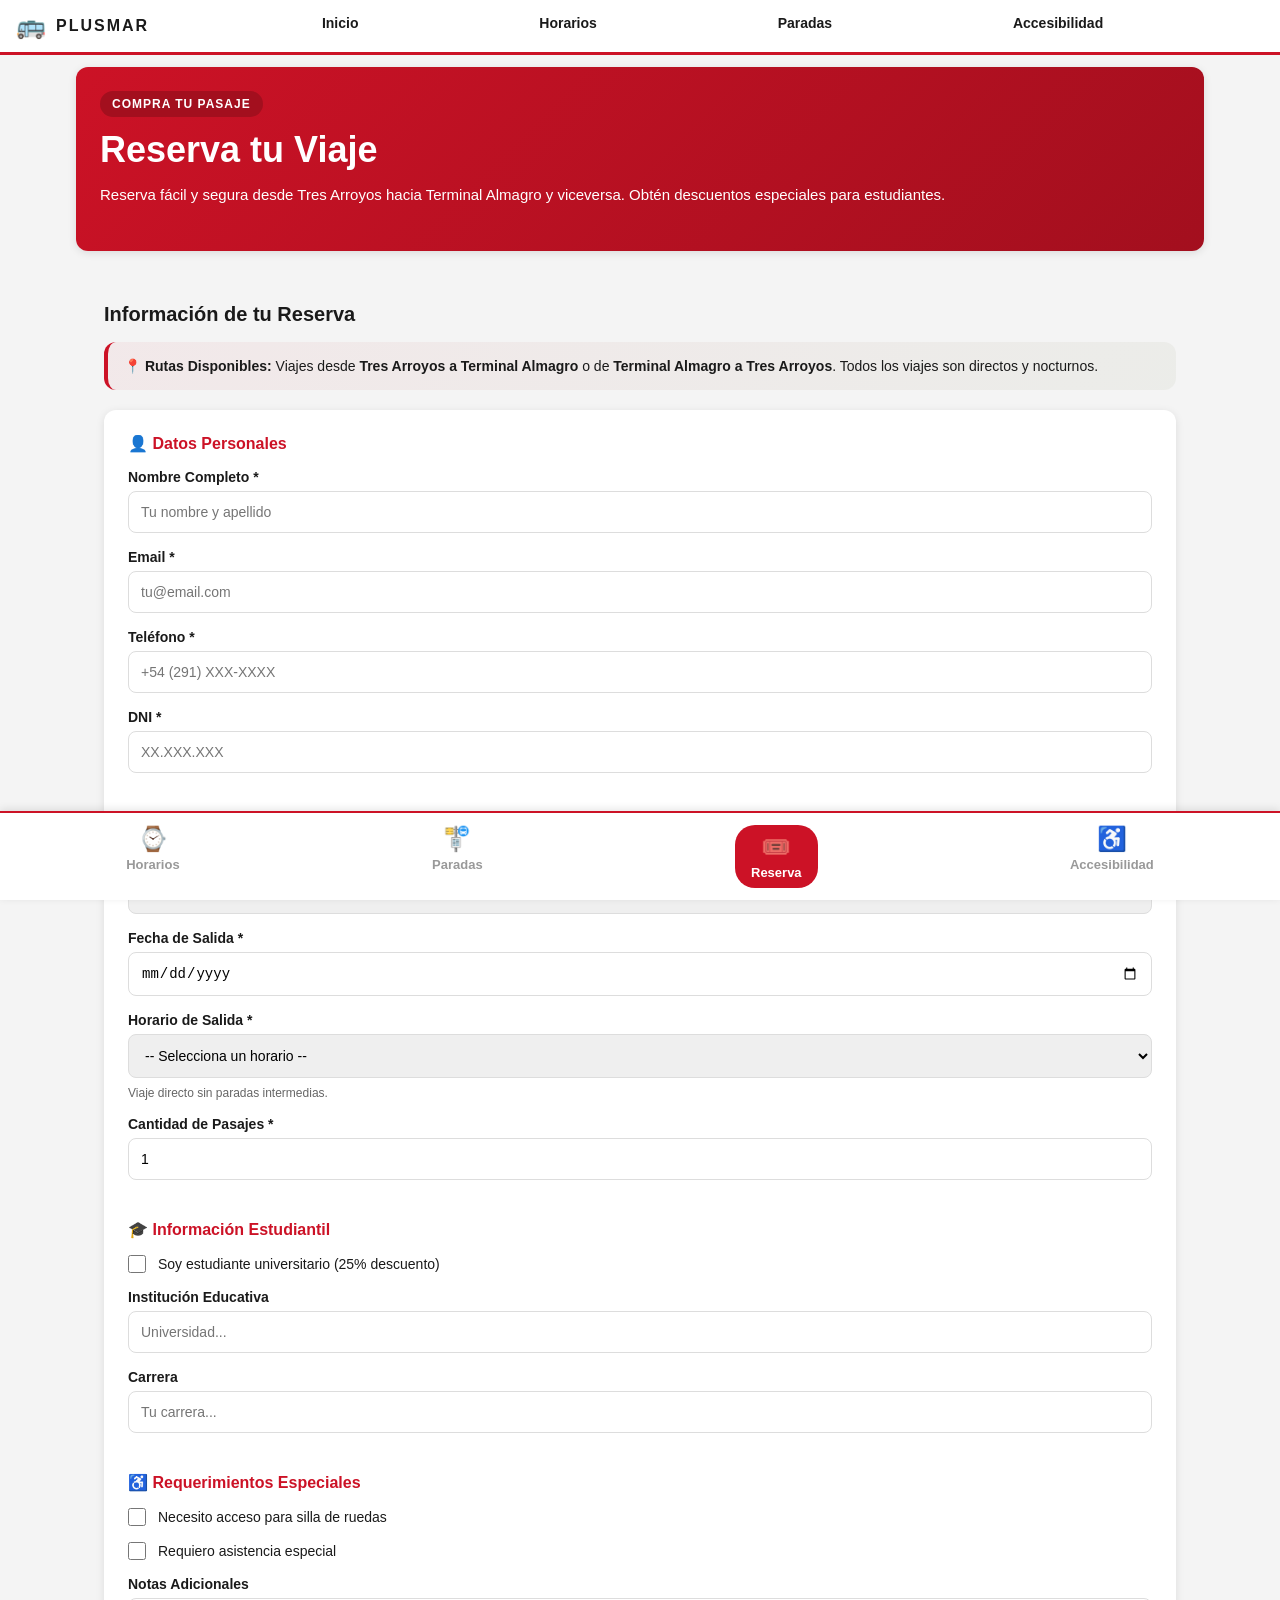
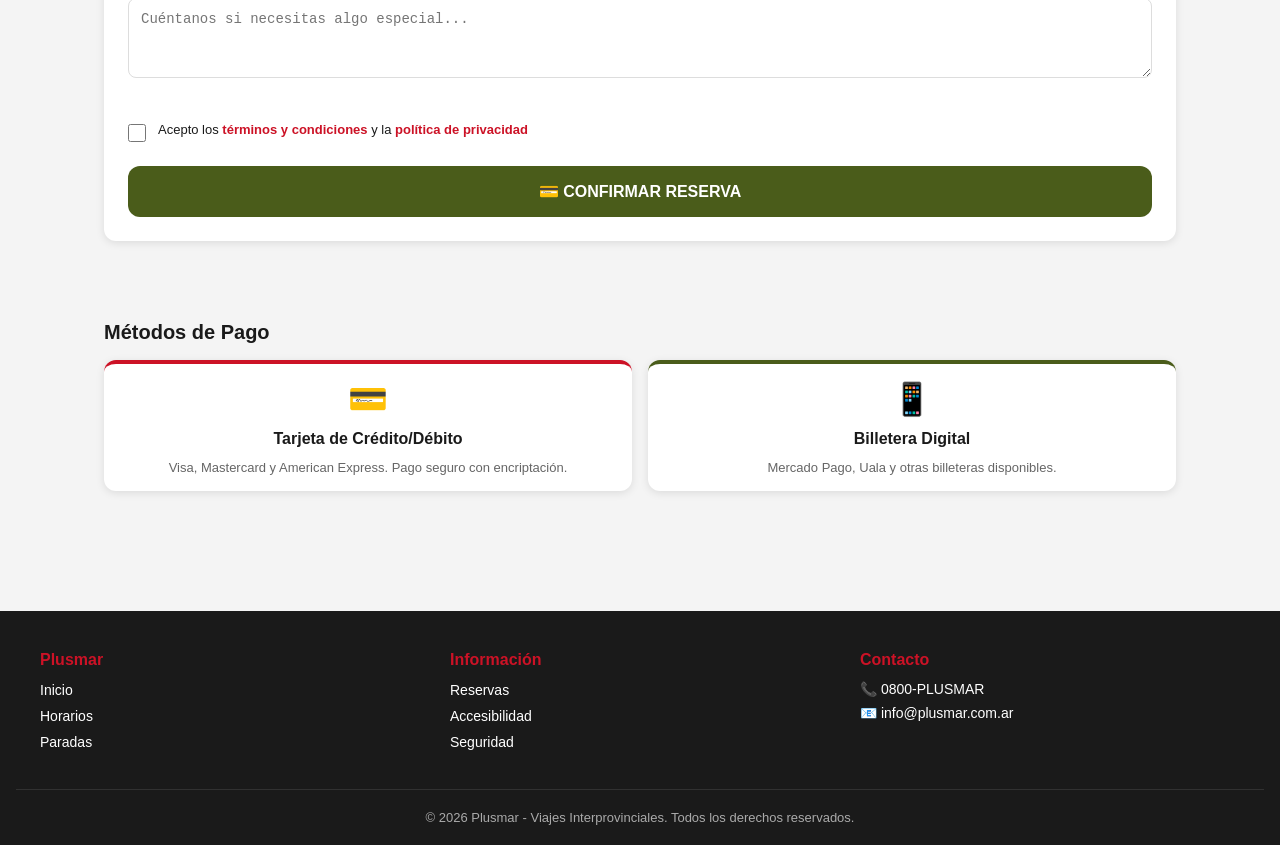
<file: reserva.html>
<!DOCTYPE html>
<html lang="es">
<head>
  <meta charset="UTF-8" />
  <meta name="viewport" content="width=device-width, initial-scale=1.0" />
  <meta name="description" content="Reserva tu viaje - Plusmar">
  <title>Reserva - Plusmar</title>
  <link rel="stylesheet" href="styles.css" />
</head>
<body>
 
  <!-- ===== HEADER ===== -->
  <header class="header" role="banner">
    <div class="header__logo">
      <span class="logo-icon">🚌</span>
      <span class="logo-text">PLUSMAR</span>
    </div>
    <nav class="header__nav" role="navigation" aria-label="Navegación principal">
      <a href="index.html" class="header__nav-link">Inicio</a>
      <a href="horarios.html" class="header__nav-link">Horarios</a>
      <a href="paradas.html" class="header__nav-link">Paradas</a>
      <a href="accesibilidad.html" class="header__nav-link">Accesibilidad</a>
    </nav>
  </header>
 
  <!-- ===== CONTENIDO PRINCIPAL ===== -->
  <main role="main">
 
    <!-- HERO -->
    <section class="hero-card" aria-label="Reserva de Pasajes">
      <span class="badge">COMPRA TU PASAJE</span>
      <h1 class="title">Reserva tu Viaje</h1>
      <p class="text">
        Reserva fácil y segura desde Tres Arroyos hacia Terminal Almagro y viceversa. Obtén descuentos especiales para estudiantes.
      </p>
    </section>

    <!-- FORMULARIO DE RESERVA -->
    <section class="section" aria-labelledby="formulario-title">
      <h2 class="section__title" id="formulario-title">Información de tu Reserva</h2>
      
      <div style="background: linear-gradient(135deg, rgba(204, 18, 38, 0.05) 0%, rgba(74, 92, 26, 0.05) 100%); padding: 16px; border-radius: 12px; border-left: 4px solid var(--color-main); margin-bottom: 20px;">
        <p style="font-size: 14px; color: var(--color-text); margin: 0;"><strong>📍 Rutas Disponibles:</strong> Viajes desde <strong>Tres Arroyos a Terminal Almagro</strong> o de <strong>Terminal Almagro a Tres Arroyos</strong>. Todos los viajes son directos y nocturnos.</p>
      </div>
      
      <form style="background: var(--color-white); padding: 24px; border-radius: 12px; box-shadow: 0 2px 8px rgba(0,0,0,0.1);">
        
        <!-- DATOS PERSONALES -->
        <fieldset style="border: none; margin-bottom: 24px;">
          <legend style="font-size: 16px; font-weight: 700; color: var(--color-main); margin-bottom: 16px;">
            👤 Datos Personales
          </legend>
          
          <div style="margin-bottom: 16px;">
            <label style="display: block; font-weight: 600; margin-bottom: 6px; font-size: 14px;">Nombre Completo *</label>
            <input type="text" placeholder="Tu nombre y apellido" style="width: 100%; padding: 12px; border: 1px solid #ddd; border-radius: 8px; font-size: 14px;" required>
          </div>

          <div style="margin-bottom: 16px;">
            <label style="display: block; font-weight: 600; margin-bottom: 6px; font-size: 14px;">Email *</label>
            <input type="email" placeholder="tu@email.com" style="width: 100%; padding: 12px; border: 1px solid #ddd; border-radius: 8px; font-size: 14px;" required>
          </div>

          <div style="margin-bottom: 16px;">
            <label style="display: block; font-weight: 600; margin-bottom: 6px; font-size: 14px;">Teléfono *</label>
            <input type="tel" placeholder="+54 (291) XXX-XXXX" style="width: 100%; padding: 12px; border: 1px solid #ddd; border-radius: 8px; font-size: 14px;" required>
          </div>

          <div style="margin-bottom: 16px;">
            <label style="display: block; font-weight: 600; margin-bottom: 6px; font-size: 14px;">DNI *</label>
            <input type="text" placeholder="XX.XXX.XXX" style="width: 100%; padding: 12px; border: 1px solid #ddd; border-radius: 8px; font-size: 14px;" required>
          </div>
        </fieldset>

        <!-- DETALLES DEL VIAJE -->
        <fieldset style="border: none; margin-bottom: 24px;">
          <legend style="font-size: 16px; font-weight: 700; color: var(--color-main); margin-bottom: 16px;">
            🎟️ Detalles del Viaje
          </legend>

          <div style="margin-bottom: 16px;">
            <label style="display: block; font-weight: 600; margin-bottom: 6px; font-size: 14px;">Tipo de Viaje *</label>
            <select id="tipoViaje" style="width: 100%; padding: 12px; border: 1px solid #ddd; border-radius: 8px; font-size: 14px;" required onchange="actualizarHorarios()">
              <option value="">-- Selecciona tipo de viaje --</option>
              <option value="ida">Ida: Tres Arroyos → Terminal Almagro</option>
              <option value="regreso">Regreso: Terminal Almagro → Tres Arroyos</option>
            </select>
          </div>

          <div style="margin-bottom: 16px;">
            <label style="display: block; font-weight: 600; margin-bottom: 6px; font-size: 14px;">Fecha de Salida *</label>
            <input type="date" style="width: 100%; padding: 12px; border: 1px solid #ddd; border-radius: 8px; font-size: 14px;" required>
          </div>

          <div style="margin-bottom: 16px;">
            <label style="display: block; font-weight: 600; margin-bottom: 6px; font-size: 14px;">Horario de Salida *</label>
            <select id="horarioSalida" style="width: 100%; padding: 12px; border: 1px solid #ddd; border-radius: 8px; font-size: 14px;" required>
              <option value="">-- Selecciona un horario --</option>
              <option value="23:55" data-tipo="ida">23:55 hrs (🌙 VIAJE NOCTURNO - Llega 06:45 hrs)</option>
              <option value="21:15" data-tipo="regreso">21:15 hrs (🌙 VIAJE NOCTURNO - Llega 04:45 hrs)</option>
              <option value="22:00" data-tipo="regreso">22:00 hrs (🌙 VIAJE NOCTURNO - Llega 05:30 hrs)</option>
              <option value="23:30" data-tipo="regreso">23:30 hrs (🌙 VIAJE NOCTURNO - Llega 06:00 hrs)</option>
            </select>
            <p style="font-size: 12px; color: var(--color-sub); margin-top: 8px;">Viaje directo sin paradas intermedias.</p>
          </div>

          <div style="margin-bottom: 16px;">
            <label style="display: block; font-weight: 600; margin-bottom: 6px; font-size: 14px;">Cantidad de Pasajes *</label>
            <input type="number" min="1" max="6" value="1" style="width: 100%; padding: 12px; border: 1px solid #ddd; border-radius: 8px; font-size: 14px;" required>
          </div>
        </fieldset>

        <!-- BENEFICIOS ESTUDIANTIL -->
        <fieldset style="border: none; margin-bottom: 24px;">
          <legend style="font-size: 16px; font-weight: 700; color: var(--color-main); margin-bottom: 16px;">
            🎓 Información Estudiantil
          </legend>

          <div style="margin-bottom: 16px;">
            <label style="display: flex; align-items: center; gap: 12px; cursor: pointer;">
              <input type="checkbox" style="width: 18px; height: 18px; cursor: pointer;">
              <span style="font-size: 14px;">Soy estudiante universitario (25% descuento)</span>
            </label>
          </div>

          <div style="margin-bottom: 16px;">
            <label style="display: block; font-weight: 600; margin-bottom: 6px; font-size: 14px;">Institución Educativa</label>
            <input type="text" placeholder="Universidad..." style="width: 100%; padding: 12px; border: 1px solid #ddd; border-radius: 8px; font-size: 14px;">
          </div>

          <div style="margin-bottom: 16px;">
            <label style="display: block; font-weight: 600; margin-bottom: 6px; font-size: 14px;">Carrera</label>
            <input type="text" placeholder="Tu carrera..." style="width: 100%; padding: 12px; border: 1px solid #ddd; border-radius: 8px; font-size: 14px;">
          </div>
        </fieldset>

        <!-- REQUERIMIENTOS ESPECIALES -->
        <fieldset style="border: none; margin-bottom: 24px;">
          <legend style="font-size: 16px; font-weight: 700; color: var(--color-main); margin-bottom: 16px;">
            ♿ Requerimientos Especiales
          </legend>

          <div style="margin-bottom: 16px;">
            <label style="display: flex; align-items: center; gap: 12px; cursor: pointer;">
              <input type="checkbox" style="width: 18px; height: 18px; cursor: pointer;">
              <span style="font-size: 14px;">Necesito acceso para silla de ruedas</span>
            </label>
          </div>

          <div style="margin-bottom: 16px;">
            <label style="display: flex; align-items: center; gap: 12px; cursor: pointer;">
              <input type="checkbox" style="width: 18px; height: 18px; cursor: pointer;">
              <span style="font-size: 14px;">Requiero asistencia especial</span>
            </label>
          </div>

          <div style="margin-bottom: 16px;">
            <label style="display: block; font-weight: 600; margin-bottom: 6px; font-size: 14px;">Notas Adicionales</label>
            <textarea placeholder="Cuéntanos si necesitas algo especial..." style="width: 100%; padding: 12px; border: 1px solid #ddd; border-radius: 8px; font-size: 14px; min-height: 80px; resize: vertical;" maxlength="500"></textarea>
          </div>
        </fieldset>

        <!-- TÉRMINOS -->
        <div style="margin-bottom: 24px;">
          <label style="display: flex; align-items: flex-start; gap: 12px; cursor: pointer;">
            <input type="checkbox" style="width: 18px; height: 18px; cursor: pointer; margin-top: 2px;" required>
            <span style="font-size: 13px;">
              Acepto los <a href="#" style="color: var(--color-main); text-decoration: none; font-weight: 600;">términos y condiciones</a> y la <a href="#" style="color: var(--color-main); text-decoration: none; font-weight: 600;">política de privacidad</a>
            </span>
          </label>
        </div>

        <!-- BOTÓN ENVIAR -->
        <button type="submit" class="cta-btn" style="margin: 0;">
          💳 CONFIRMAR RESERVA
        </button>
      </form>
    </section>

    <!-- INFORMACIÓN DE PAGO -->
    <section class="section" aria-labelledby="pago-title">
      <h2 class="section__title" id="pago-title">Métodos de Pago</h2>
      <div class="grid" style="display: grid; grid-template-columns: 1fr 1fr; gap: 16px;">
        <div class="card" style="border-top: 4px solid var(--color-main);">
          <span style="font-size: 32px; display: block; margin-bottom: 12px;">💳</span>
          <h3 style="font-size: 16px; font-weight: 700; margin-bottom: 12px;">Tarjeta de Crédito/Débito</h3>
          <p style="font-size: 13px; color: var(--color-sub);">Visa, Mastercard y American Express. Pago seguro con encriptación.</p>
        </div>
        <div class="card" style="border-top: 4px solid var(--color-accent);">
          <span style="font-size: 32px; display: block; margin-bottom: 12px;">📱</span>
          <h3 style="font-size: 16px; font-weight: 700; margin-bottom: 12px;">Billetera Digital</h3>
          <p style="font-size: 13px; color: var(--color-sub);">Mercado Pago, Uala y otras billeteras disponibles.</p>
        </div>
      </div>
    </section>

  </main>
 
  <!-- NAV INFERIOR -->
  <nav class="bottom-nav" role="navigation" aria-label="Navegación secundaria">
    <a href="horarios.html" class="nav-item">
      <span>⌚</span>
      <span>Horarios</span>
    </a>
    <a href="paradas.html" class="nav-item">
      <span>🚏</span>
      <span>Paradas</span>
    </a>
    <a href="reserva.html" class="nav-item active" aria-current="page">
      <span>🎟️</span>
      <span>Reserva</span>
    </a>
    <a href="accesibilidad.html" class="nav-item">
      <span>♿</span>
      <span>Accesibilidad</span>
    </a>
  </nav>

  <script>
    function actualizarHorarios() {
      var tipo = document.getElementById('tipoViaje').value;
      var select = document.getElementById('horarioSalida');
      var opciones = select.querySelectorAll('option[data-tipo]');

      select.value = '';

      opciones.forEach(function(op) {
        if (!tipo || op.getAttribute('data-tipo') === tipo) {
          op.hidden = false;
          op.disabled = false;
        } else {
          op.hidden = true;
          op.disabled = true;
        }
      });
    }
  </script>

  <!-- FOOTER -->
  <footer class="footer" role="contentinfo">
    <div class="footer__content">
      <div class="footer__section">
        <h4>Plusmar</h4>
        <ul>
          <li><a href="index.html">Inicio</a></li>
          <li><a href="horarios.html">Horarios</a></li>
          <li><a href="paradas.html">Paradas</a></li>
        </ul>
      </div>
      <div class="footer__section">
        <h4>Información</h4>
        <ul>
          <li><a href="reserva.html">Reservas</a></li>
          <li><a href="accesibilidad.html">Accesibilidad</a></li>
          <li><a href="seguridad.html">Seguridad</a></li>
        </ul>
      </div>
      <div class="footer__section">
        <h4>Contacto</h4>
        <p>📞 0800-PLUSMAR</p>
        <p>📧 info@plusmar.com.ar</p>
      </div>
    </div>
    <div class="footer__bottom">
      <p>&copy; 2026 Plusmar - Viajes Interprovinciales. Todos los derechos reservados.</p>
    </div>
  </footer>
 
</body>
</html>
</file>
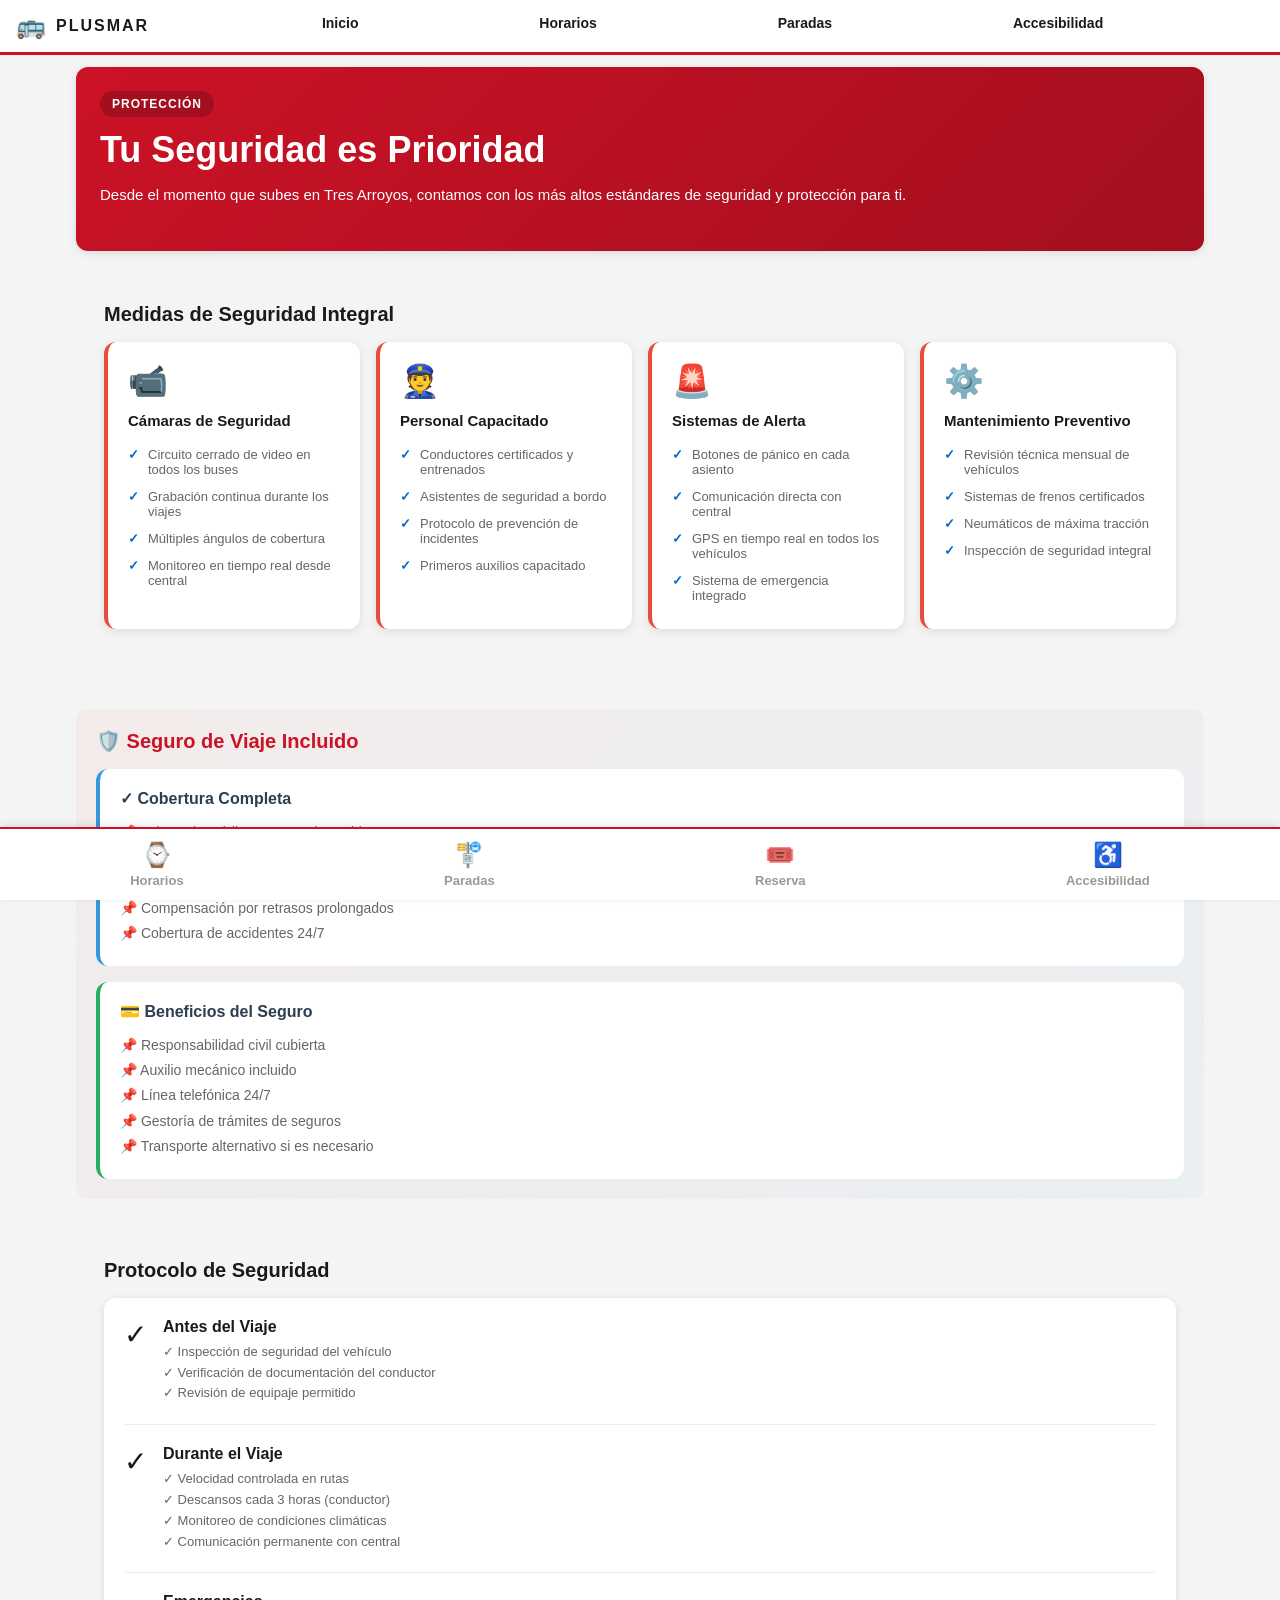
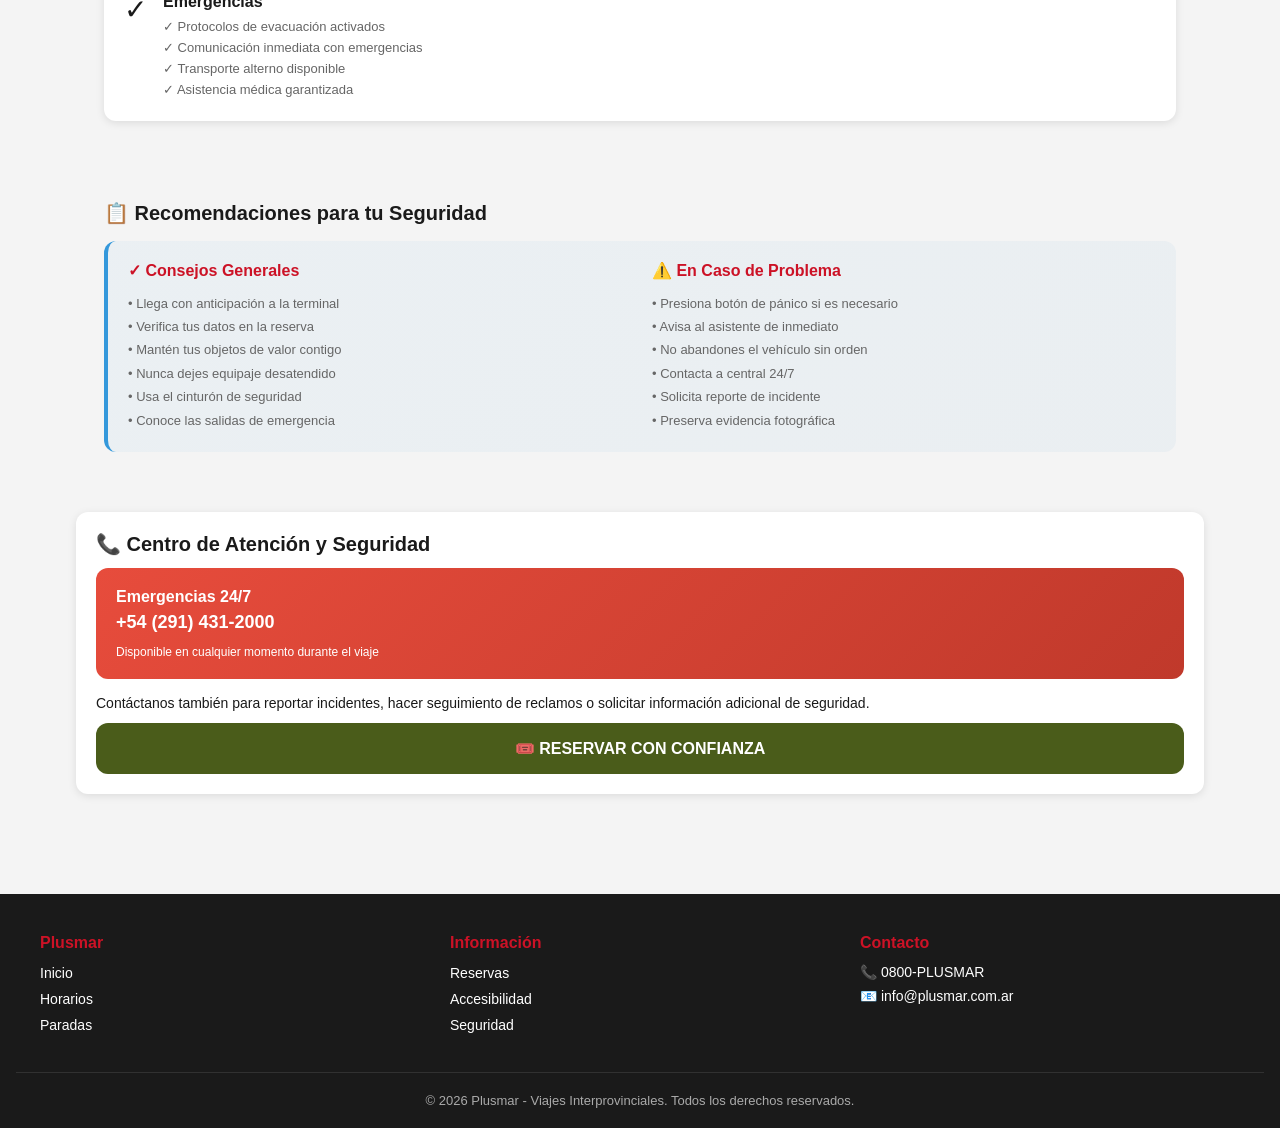
<file: seguridad.html>
<!DOCTYPE html>
<html lang="es">
<head>
  <meta charset="UTF-8" />
  <meta name="viewport" content="width=device-width, initial-scale=1.0" />
  <meta name="description" content="Seguridad - Plusmar">
  <title>Seguridad - Plusmar</title>
  <link rel="stylesheet" href="styles.css" />
</head>
<body>
 
  <!-- ===== HEADER ===== -->
  <header class="header" role="banner">
    <div class="header__logo">
      <span class="logo-icon">🚌</span>
      <span class="logo-text">PLUSMAR</span>
    </div>
    <nav class="header__nav" role="navigation" aria-label="Navegación principal">
      <a href="index.html" class="header__nav-link">Inicio</a>
      <a href="horarios.html" class="header__nav-link">Horarios</a>
      <a href="paradas.html" class="header__nav-link">Paradas</a>
      <a href="accesibilidad.html" class="header__nav-link">Accesibilidad</a>
    </nav>
  </header>
 
  <!-- ===== CONTENIDO PRINCIPAL ===== -->
  <main role="main">
 
    <!-- HERO -->
    <section class="hero-card" aria-label="Seguridad en Plusmar">
      <span class="badge">PROTECCIÓN</span>
      <h1 class="title">Tu Seguridad es Prioridad</h1>
      <p class="text">
        Desde el momento que subes en Tres Arroyos, contamos con los más altos estándares de seguridad y protección para ti.
      </p>
    </section>

    <!-- MEDIDAS DE SEGURIDAD -->
    <section class="section" aria-labelledby="seguridad-title">
      <h2 class="section__title" id="seguridad-title">Medidas de Seguridad Integral</h2>
      
      <div class="accessibility-grid" style="margin-bottom: 20px;">
        <div class="accessibility-card" style="border-left-color: #e74c3c;">
          <span class="access-icon">📹</span>
          <h3>Cámaras de Seguridad</h3>
          <ul>
            <li>Circuito cerrado de video en todos los buses</li>
            <li>Grabación continua durante los viajes</li>
            <li>Múltiples ángulos de cobertura</li>
            <li>Monitoreo en tiempo real desde central</li>
          </ul>
        </div>
        <div class="accessibility-card" style="border-left-color: #e74c3c;">
          <span class="access-icon">👮</span>
          <h3>Personal Capacitado</h3>
          <ul>
            <li>Conductores certificados y entrenados</li>
            <li>Asistentes de seguridad a bordo</li>
            <li>Protocolo de prevención de incidentes</li>
            <li>Primeros auxilios capacitado</li>
          </ul>
        </div>
        <div class="accessibility-card" style="border-left-color: #e74c3c;">
          <span class="access-icon">🚨</span>
          <h3>Sistemas de Alerta</h3>
          <ul>
            <li>Botones de pánico en cada asiento</li>
            <li>Comunicación directa con central</li>
            <li>GPS en tiempo real en todos los vehículos</li>
            <li>Sistema de emergencia integrado</li>
          </ul>
        </div>
        <div class="accessibility-card" style="border-left-color: #e74c3c;">
          <span class="access-icon">⚙️</span>
          <h3>Mantenimiento Preventivo</h3>
          <ul>
            <li>Revisión técnica mensual de vehículos</li>
            <li>Sistemas de frenos certificados</li>
            <li>Neumáticos de máxima tracción</li>
            <li>Inspección de seguridad integral</li>
          </ul>
        </div>
      </div>
    </section>

    <!-- SEGURO DE VIAJE -->
    <section class="section" style="background: linear-gradient(135deg, rgba(231, 76, 60, 0.05) 0%, rgba(52, 152, 219, 0.05) 100%); margin: 20px 12px; padding: 20px; border-radius: 12px;">
      <h2 class="section__title" id="seguro-title" style="color: var(--color-main);">🛡️ Seguro de Viaje Incluido</h2>
      
      <div style="background: var(--color-white); padding: 20px; border-radius: 12px; border-left: 4px solid #3498db; margin-bottom: 16px;">
        <h3 style="font-size: 16px; font-weight: 700; margin-bottom: 12px; color: #2c3e50;">
          ✓ Cobertura Completa
        </h3>
        <ul style="list-style: none; font-size: 14px; line-height: 1.8; color: var(--color-sub);">
          <li>📌 Asistencia médica en caso de accidente</li>
          <li>📌 Gastos hospitalarios cubiertos</li>
          <li>📌 Protección de equipaje y pertenencias</li>
          <li>📌 Compensación por retrasos prolongados</li>
          <li>📌 Cobertura de accidentes 24/7</li>
        </ul>
      </div>

      <div style="background: var(--color-white); padding: 20px; border-radius: 12px; border-left: 4px solid #27ae60;">
        <h3 style="font-size: 16px; font-weight: 700; margin-bottom: 12px; color: #2c3e50;">
          💳 Beneficios del Seguro
        </h3>
        <ul style="list-style: none; font-size: 14px; line-height: 1.8; color: var(--color-sub);">
          <li>📌 Responsabilidad civil cubierta</li>
          <li>📌 Auxilio mecánico incluido</li>
          <li>📌 Línea telefónica 24/7</li>
          <li>📌 Gestoría de trámites de seguros</li>
          <li>📌 Transporte alternativo si es necesario</li>
        </ul>
      </div>
    </section>

    <!-- PROTOCOLO DE SEGURIDAD -->
    <section class="section" aria-labelledby="protocolo-title">
      <h2 class="section__title" id="protocolo-title">Protocolo de Seguridad</h2>
      
      <div style="background: var(--color-white); padding: 20px; border-radius: 12px; box-shadow: 0 2px 8px rgba(0,0,0,0.1);">
        <div style="margin-bottom: 20px; padding-bottom: 20px; border-bottom: 1px solid #eee;">
          <div style="display: flex; gap: 16px; align-items: flex-start;">
            <span style="font-size: 28px; flex-shrink: 0;">✓</span>
            <div>
              <h4 style="font-weight: 700; margin-bottom: 6px;">Antes del Viaje</h4>
              <ul style="list-style: none; font-size: 13px; color: var(--color-sub); line-height: 1.6;">
                <li>✓ Inspección de seguridad del vehículo</li>
                <li>✓ Verificación de documentación del conductor</li>
                <li>✓ Revisión de equipaje permitido</li>
              </ul>
            </div>
          </div>
        </div>

        <div style="margin-bottom: 20px; padding-bottom: 20px; border-bottom: 1px solid #eee;">
          <div style="display: flex; gap: 16px; align-items: flex-start;">
            <span style="font-size: 28px; flex-shrink: 0;">✓</span>
            <div>
              <h4 style="font-weight: 700; margin-bottom: 6px;">Durante el Viaje</h4>
              <ul style="list-style: none; font-size: 13px; color: var(--color-sub); line-height: 1.6;">
                <li>✓ Velocidad controlada en rutas</li>
                <li>✓ Descansos cada 3 horas (conductor)</li>
                <li>✓ Monitoreo de condiciones climáticas</li>
                <li>✓ Comunicación permanente con central</li>
              </ul>
            </div>
          </div>
        </div>

        <div>
          <div style="display: flex; gap: 16px; align-items: flex-start;">
            <span style="font-size: 28px; flex-shrink: 0;">✓</span>
            <div>
              <h4 style="font-weight: 700; margin-bottom: 6px;">Emergencias</h4>
              <ul style="list-style: none; font-size: 13px; color: var(--color-sub); line-height: 1.6;">
                <li>✓ Protocolos de evacuación activados</li>
                <li>✓ Comunicación inmediata con emergencias</li>
                <li>✓ Transporte alterno disponible</li>
                <li>✓ Asistencia médica garantizada</li>
              </ul>
            </div>
          </div>
        </div>
      </div>
    </section>

    <!-- RECOMENDACIONES PARA PASAJEROS -->
    <section class="section" aria-labelledby="recomendaciones-title">
      <h2 class="section__title" id="recomendaciones-title">📋 Recomendaciones para tu Seguridad</h2>
      
      <div style="background: linear-gradient(135deg, rgba(52, 152, 219, 0.05) 0%, rgba(41, 128, 185, 0.05) 100%); padding: 20px; border-radius: 12px; border-left: 4px solid #3498db;">
        <div style="column-count: 2; gap: 20px;">
          <div>
            <h4 style="font-size: 16px; font-weight: 700; margin-bottom: 12px; color: var(--color-main);">✓ Consejos Generales</h4>
            <ul style="list-style: none; font-size: 13px; color: var(--color-sub); line-height: 1.8;">
              <li>• Llega con anticipación a la terminal</li>
              <li>• Verifica tus datos en la reserva</li>
              <li>• Mantén tus objetos de valor contigo</li>
              <li>• Nunca dejes equipaje desatendido</li>
              <li>• Usa el cinturón de seguridad</li>
              <li>• Conoce las salidas de emergencia</li>
            </ul>
          </div>
          <div>
            <h4 style="font-size: 16px; font-weight: 700; margin-bottom: 12px; color: var(--color-main);">⚠️ En Caso de Problema</h4>
            <ul style="list-style: none; font-size: 13px; color: var(--color-sub); line-height: 1.8;">
              <li>• Presiona botón de pánico si es necesario</li>
              <li>• Avisa al asistente de inmediato</li>
              <li>• No abandones el vehículo sin orden</li>
              <li>• Contacta a central 24/7</li>
              <li>• Solicita reporte de incidente</li>
              <li>• Preserva evidencia fotográfica</li>
            </ul>
          </div>
        </div>
      </div>
    </section>

    <!-- CONTACTO -->
    <section class="comfort" style="margin: 20px 12px;">
      <h2 class="section__title" style="margin-bottom: 12px;">📞 Centro de Atención y Seguridad</h2>
      <div style="background: linear-gradient(135deg, #e74c3c 0%, #c0392b 100%); color: white; padding: 20px; border-radius: 12px; margin-bottom: 16px;">
        <p style="font-weight: 700; margin-bottom: 6px;">Emergencias 24/7</p>
        <p style="font-size: 18px; font-weight: 900; margin-bottom: 12px;">+54 (291) 431-2000</p>
        <p style="font-size: 12px;">Disponible en cualquier momento durante el viaje</p>
      </div>
      <p style="font-size: 14px; margin-bottom: 12px;">
        Contáctanos también para reportar incidentes, hacer seguimiento de reclamos o solicitar información adicional de seguridad.
      </p>
      <a href="reserva.html" class="cta-btn">🎟️ RESERVAR CON CONFIANZA</a>
    </section>

  </main>
 
  <!-- NAV INFERIOR -->
  <nav class="bottom-nav" role="navigation" aria-label="Navegación secundaria">
    <a href="horarios.html" class="nav-item">
      <span>⌚</span>
      <span>Horarios</span>
    </a>
    <a href="paradas.html" class="nav-item">
      <span>🚏</span>
      <span>Paradas</span>
    </a>
    <a href="reserva.html" class="nav-item">
      <span>🎟️</span>
      <span>Reserva</span>
    </a>
    <a href="accesibilidad.html" class="nav-item">
      <span>♿</span>
      <span>Accesibilidad</span>
    </a>
  </nav>

  <!-- FOOTER -->
  <footer class="footer" role="contentinfo">
    <div class="footer__content">
      <div class="footer__section">
        <h4>Plusmar</h4>
        <ul>
          <li><a href="index.html">Inicio</a></li>
          <li><a href="horarios.html">Horarios</a></li>
          <li><a href="paradas.html">Paradas</a></li>
        </ul>
      </div>
      <div class="footer__section">
        <h4>Información</h4>
        <ul>
          <li><a href="reserva.html">Reservas</a></li>
          <li><a href="accesibilidad.html">Accesibilidad</a></li>
          <li><a href="seguridad.html">Seguridad</a></li>
        </ul>
      </div>
      <div class="footer__section">
        <h4>Contacto</h4>
        <p>📞 0800-PLUSMAR</p>
        <p>📧 info@plusmar.com.ar</p>
      </div>
    </div>
    <div class="footer__bottom">
      <p>&copy; 2026 Plusmar - Viajes Interprovinciales. Todos los derechos reservados.</p>
    </div>
  </footer>
 
</body>
</html>
</file>
<file: styles.css>
:root {
  --color-main: #CC1226;
  --color-main-dark: #a30f1e;
  --color-accent: #4a5c1a;
  --color-bg: #f4f4f4;
  --color-white: #fff;
  --color-text: #1a1a1a;
  --color-sub: #666;
  --color-access: #0066cc;
 
  --radius: 12px;
  --shadow: 0 2px 8px rgba(0,0,0,0.1);
 
  --font: -apple-system, BlinkMacSystemFont, 'Segoe UI', Roboto, Arial, sans-serif;
}
 
* { box-sizing: border-box; margin: 0; padding: 0; }
html { font-size: 16px; scroll-behavior: smooth; }
 
body {
  font-family: var(--font);
  background: var(--color-bg);
  color: var(--color-text);
  min-height: 100vh;
  padding-bottom: 0;
  display: flex;
  flex-direction: column;
}
 
main {
  max-width: 1200px;
  margin: auto;
  flex: 1;
  width: 100%;
  padding-bottom: 80px;
}
 
/* ===== HEADER MEJORADO ===== */
.header {
  width: 100%;
  display: flex; 
  justify-content: space-between; 
  align-items: center;
  padding: 12px 16px;
  background: var(--color-white);
  border-bottom: 3px solid var(--color-main);
  position: sticky; 
  top: 0; 
  z-index: 100;
  gap: 12px;
}

.header__logo {
  display: flex;
  align-items: center;
  gap: 8px;
  font-weight: 900;
  letter-spacing: 2px;
  font-size: 16px;
}

.logo-icon {
  font-size: 24px;
}

.header__nav {
  display: none;
  gap: 20px;
  flex: 1;
  justify-content: space-evenly;
}

.header__nav-link {
  text-decoration: none;
  color: var(--color-text);
  font-weight: 600;
  font-size: 14px;
  transition: color 0.2s;
  border-bottom: 2px solid transparent;
  padding-bottom: 4px;
}

.header__nav-link:hover,
.header__nav-link.active {
  color: var(--color-main);
  border-bottom-color: var(--color-main);
}

/* ===== HERO ===== */
.hero-card {
  background: linear-gradient(135deg, var(--color-main) 0%, var(--color-main-dark) 100%);
  color: var(--color-white);
  padding: 24px;
  margin: 12px;
  border-radius: var(--radius);
  box-shadow: var(--shadow);
}
 
.badge {
  display: inline-block;
  background: var(--color-main-dark);
  font-size: 12px; 
  font-weight: 800;
  padding: 6px 12px;
  border-radius: 20px;
  margin-bottom: 12px;
  letter-spacing: 1px;
}
 
.title { 
  font-size: 32px; 
  font-weight: 900; 
  margin-bottom: 12px;
}

.text { 
  font-size: 15px; 
  line-height: 1.6; 
  margin-bottom: 20px; 
}
 
.routes {
  display: flex;
  flex-wrap: wrap;
  gap: 10px;
}

.btn {
  display: inline-flex; 
  align-items: center; 
  gap: 6px;
  background: rgba(255,255,255,0.2);
  border: 1px solid rgba(255,255,255,0.4);
  padding: 10px 16px;
  border-radius: 20px;
  font-size: 14px; 
  font-weight: 700;
  color: var(--color-white);
  transition: 0.2s;
  text-decoration: none;
  cursor: pointer;
}

.btn:hover { 
  background: rgba(255,255,255,0.3);
  transform: translateY(-2px);
}

.btn.wide {
  flex: 1;
  min-width: 150px;
  justify-content: center;
}

/* ===== IDENTIDAD DE LÍNEA ===== */
.brand-card {
  background: var(--color-white);
  border-radius: var(--radius);
  box-shadow: var(--shadow);
  padding: 20px;
  display: grid;
  grid-template-columns: 1fr 1fr;
  gap: 20px;
  align-items: center;
}

.brand-color {
  display: flex;
  flex-direction: column;
  align-items: center;
  gap: 12px;
}

.color-display {
  width: 100%;
  height: 80px;
  border-radius: var(--radius);
  box-shadow: var(--shadow);
}

.brand-info p {
  margin: 10px 0;
  font-size: 14px;
  line-height: 1.6;
}

/* ===== GALERÍA ===== */
.gallery {
  display: grid;
  grid-template-columns: 1fr 1fr;
  gap: 16px;
  margin-top: 16px;
}

.gallery-item {
  background: var(--color-white);
  border-radius: var(--radius);
  padding: 20px;
  text-align: center;
  box-shadow: var(--shadow);
  transition: transform 0.2s;
}

.gallery-item:hover {
  transform: translateY(-4px);
}

.image-placeholder {
  font-size: 48px;
  margin-bottom: 12px;
}

.gallery-item h3 {
  font-size: 16px;
  margin-bottom: 8px;
  color: var(--color-main);
}

.gallery-item p {
  font-size: 13px;
  color: var(--color-sub);
  line-height: 1.5;
}

/* ===== RECORRIDO ===== */
.journey-card {
  background: var(--color-white);
  border-radius: var(--radius);
  padding: 20px;
  box-shadow: var(--shadow);
  display: flex;
  flex-direction: column;
  gap: 20px;
}

.journey-stop {
  display: flex;
  flex-direction: column;
  align-items: center;
  text-align: center;
  padding: 16px;
  background: var(--color-bg);
  border-radius: var(--radius);
  position: relative;
}

.stop-number {
  display: flex;
  align-items: center;
  justify-content: center;
  width: 32px;
  height: 32px;
  background: var(--color-main);
  color: var(--color-white);
  border-radius: 50%;
  font-weight: 900;
  margin-bottom: 12px;
}

.image-placeholder-large {
  font-size: 56px;
  margin-bottom: 12px;
}

.journey-stop h3 {
  font-size: 18px;
  margin-bottom: 8px;
  color: var(--color-text);
}

.journey-stop p {
  font-size: 13px;
  color: var(--color-sub);
  margin: 4px 0;
}

.journey-arrow {
  text-align: center;
  font-size: 24px;
  color: var(--color-main);
}

/* ===== SECCIONES ===== */
.section { 
  padding: 20px 12px; 
}

.section__title {
  display: flex; 
  align-items: center; 
  gap: 8px;
  font-size: 20px; 
  font-weight: 800;
  margin-bottom: 16px;
  color: var(--color-text);
}
 
/* ===== BENEFICIOS ===== */
.grid {
  display: grid; 
  grid-template-columns: 1fr 1fr; 
  gap: 12px;
}

.card {
  background: var(--color-white);
  border-radius: var(--radius);
  padding: 16px;
  text-align: center;
  box-shadow: var(--shadow);
  transition: transform 0.2s;
}

.card:hover {
  transform: translateY(-4px);
}

.icon { 
  font-size: 32px; 
  font-weight: 900; 
  color: var(--color-main);
  margin-bottom: 8px;
}

.label { 
  font-size: 13px; 
  font-weight: 700;
  color: var(--color-text);
}
 
/* ===== MAPA ===== */
.map-card {
  border-radius: var(--radius);
  overflow: hidden;
  box-shadow: var(--shadow);
  background: var(--color-white);
}

.map {
  height: 200px;
  background: linear-gradient(135deg, #c8e8c8 0%, #a8d8a8 100%);
  display: flex; 
  align-items: center; 
  justify-content: center;
  font-size: 48px;
}

.map-placeholder {
  font-size: 48px;
}

.info {
  display: flex; 
  align-items: center; 
  gap: 12px;
  padding: 16px; 
  border-top: 1px solid #ddd;
  font-size: 14px;
}

.info p {
  margin: 4px 0;
}

/* ===== FRECUENCIAS ===== */
.table {
  border-radius: var(--radius);
  overflow: hidden;
  box-shadow: var(--shadow);
}

.table .header {
  display: flex; 
  justify-content: space-between;
  background: var(--color-main); 
  color: var(--color-white);
  padding: 14px 16px; 
  font-weight: 800;
  font-size: 14px;
}

.row {
  display: flex; 
  justify-content: space-between;
  padding: 16px;
  border-bottom: 1px solid #ddd;
  font-size: 14px;
}

.row:last-child {
  border-bottom: none;
}

.count { 
  font-weight: 900; 
  color: var(--color-main);
}

.sub {
  font-size: 12px;
  color: var(--color-sub);
  margin-top: 4px;
}
 
/* ===== PARADAS ===== */
.list {
  background: var(--color-white);
  border-radius: var(--radius);
  box-shadow: var(--shadow);
  padding: 6px 0;
}

.item {
  display: flex; 
  align-items: center; 
  gap: 12px;
  padding: 16px;
  border-bottom: 1px solid #eee;
}

.item:last-child {
  border-bottom: none;
}

.dot { 
  width: 14px; 
  height: 14px; 
  border-radius: 50%;
  flex-shrink: 0;
}

.dot.red { 
  background: var(--color-main);
}

.dot.green { 
  background: #2e7d32;
}

.name { 
  font-size: 14px; 
  font-weight: 700;
}

.name.red {
  color: var(--color-main);
}

/* ===== ACCESIBILIDAD ===== */
.accessibility-section {
  background: linear-gradient(135deg, rgba(0, 102, 204, 0.05) 0%, rgba(204, 18, 38, 0.05) 100%);
  margin: 20px 12px;
}

.accessibility-grid {
  display: grid;
  grid-template-columns: 1fr 1fr;
  gap: 16px;
  margin-bottom: 20px;
}

.accessibility-card {
  background: var(--color-white);
  border-radius: var(--radius);
  padding: 20px;
  box-shadow: var(--shadow);
  border-left: 4px solid var(--color-access);
}

.access-icon {
  font-size: 32px;
  display: block;
  margin-bottom: 12px;
}

.accessibility-card h3 {
  font-size: 15px;
  margin-bottom: 12px;
  color: var(--color-text);
  font-weight: 700;
}

.accessibility-card ul {
  list-style: none;
  font-size: 13px;
  color: var(--color-sub);
}

.accessibility-card li {
  padding: 6px 0;
  padding-left: 20px;
  position: relative;
}

.accessibility-card li:before {
  content: "✓";
  position: absolute;
  left: 0;
  color: var(--color-access);
  font-weight: bold;
}

.accessibility-contact {
  background: var(--color-access);
  color: var(--color-white);
  padding: 16px;
  border-radius: var(--radius);
  text-align: center;
  font-size: 14px;
}

.accessibility-contact p {
  margin: 6px 0;
}

/* ===== CONFORT ===== */
.comfort {
  background: var(--color-white);
  margin: 20px 12px 40px;
  border-radius: var(--radius);
  padding: 20px;
  box-shadow: var(--shadow);
}

.comfort .list {
  background: transparent;
  box-shadow: none;
  padding: 0;
  margin-bottom: 20px;
}

.comfort .item {
  background: var(--color-bg);
  margin-bottom: 12px;
  border-radius: var(--radius);
  border: none;
  padding: 16px;
}

.link { 
  font-size: 12px; 
  font-weight: 800; 
  color: var(--color-main);
  text-decoration: none;
  margin-top: 8px;
  display: inline-block;
}

/* ===== BOTÓN CTA ===== */
.cta-btn {
  display: flex; 
  align-items: center; 
  justify-content: center; 
  gap: 8px;
  width: 100%;
  background: var(--color-accent);
  color: var(--color-white);
  font-size: 16px; 
  font-weight: 900;
  padding: 16px;
  border-radius: var(--radius);
  transition: 0.2s;
  text-decoration: none;
  cursor: pointer;
  border: none;
}

.cta-btn:hover { 
  background: #374413;
  transform: translateY(-2px);
}
 
/* ===== NAV INFERIOR MEJORADA ===== */
.bottom-nav {
  position: fixed; 
  bottom: 0; 
  left: 0;
  width: 100%;
  display: flex; 
  justify-content: space-around;
  background: var(--color-white);
  border-top: 2px solid var(--color-main);
  padding: 12px 0;
  box-shadow: 0 -2px 8px rgba(0,0,0,0.1);
}

.nav-item {
  display: flex; 
  flex-direction: column; 
  align-items: center;
  gap: 4px;
  font-size: 13px; 
  font-weight: 600;
  color: #999;
  text-decoration: none;
  transition: 0.2s;
}

.nav-item span:first-child {
  font-size: 24px;
}

.nav-item:hover { 
  color: var(--color-main);
}

.nav-item.active {
  background: var(--color-main);
  border-radius: 20px;
  padding: 8px 16px;
  color: var(--color-white);
}

/* ===== FOOTER ===== */
.footer {
  background: var(--color-text);
  color: var(--color-white);
  padding: 40px 16px 20px;
  margin: 0;
  width: 100%;
}

.footer__content {
  max-width: 1200px;
  margin: 0 auto 20px;
  display: grid;
  grid-template-columns: repeat(3, 1fr);
  gap: 30px;
  margin-bottom: 30px;
}

.footer__section h4 {
  font-size: 16px;
  margin-bottom: 12px;
  color: var(--color-main);
}

.footer__section ul {
  list-style: none;
}

.footer__section li {
  margin-bottom: 8px;
}

.footer__section a {
  color: var(--color-white);
  text-decoration: none;
  font-size: 14px;
  transition: color 0.2s;
}

.footer__section a:hover {
  color: var(--color-main);
}

.footer__section p {
  font-size: 14px;
  margin-bottom: 8px;
}

.footer__bottom {
  text-align: center;
  padding-top: 20px;
  border-top: 1px solid rgba(255,255,255,0.1);
  font-size: 13px;
  color: #aaa;
}

/* ===== RESPONSIVE ===== */
@media (min-width: 600px) {
  main { max-width: 90%; }
  
  .grid { 
    grid-template-columns: repeat(2, 1fr);
  }
  
  .gallery {
    grid-template-columns: repeat(2, 1fr);
  }
  
  .title { font-size: 36px; }
  .text { font-size: 16px; }
  
  .brand-card {
    grid-template-columns: 1fr 1fr;
  }
  
  .accessibility-grid {
    grid-template-columns: 1fr 1fr;
  }
  
  .header__nav {
    display: flex;
  }
  
  .journey-card {
    flex-direction: row;
    justify-content: space-between;
    align-items: center;
  }
  
  .journey-stop {
    flex: 1;
  }
  
  .journey-arrow {
    transform: rotate(90deg);
  }
}
 
@media (min-width: 1024px) {
  .grid { 
    grid-template-columns: repeat(4, 1fr);
  }
  
  .gallery {
    grid-template-columns: repeat(4, 1fr);
  }
  
  .accessibility-grid {
    grid-template-columns: repeat(4, 1fr);
  }
  
  .hero-card { 
    display: flex; 
    flex-direction: column; 
    align-items: flex-start; 
  }
  
  .section { 
    padding: 40px 40px; 
  }
  
  .title { font-size: 40px; }
  
  .footer__content {
    grid-template-columns: repeat(3, 1fr);
  }
  
  .journey-card {
    flex-direction: row;
    align-items: center;
  }
  
  .journey-arrow {
    font-size: 32px;
    transform: rotate(0deg);
  }
}

 
/* ===== RESPONSIVE ===== */
@media (min-width: 600px) {
  main { max-width: 90%; }
  .grid { grid-template-columns: repeat(3, 1fr); }
  .title { font-size: 32px; }
  .text { font-size: 15px; }
}
 
@media (min-width: 1024px) {
  .grid { grid-template-columns: repeat(4, 1fr); }
  .hero-card { display: flex; flex-direction: column; align-items: flex-start; }
  .section { padding: 40px; }
  .title { font-size: 36px; }
}
</file>
